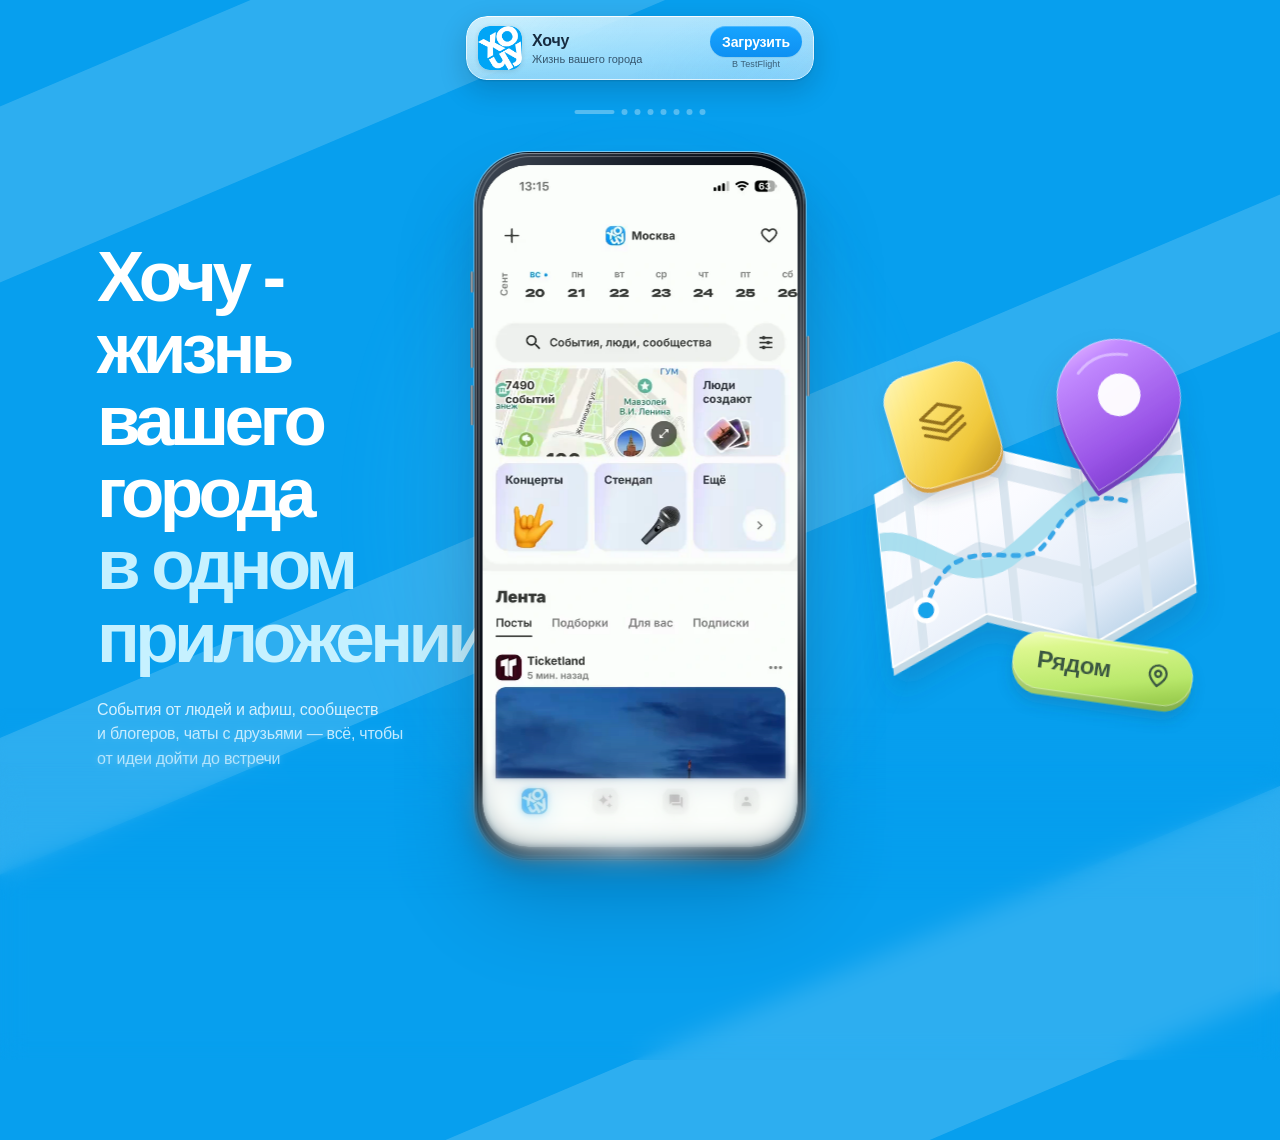
<file: index.html>
<!DOCTYPE html>
<html lang="ru">
<head>
<meta charset="utf-8"/><meta content="yes" name="apple-mobile-web-app-capable"/><meta content="yes" name="mobile-web-app-capable"/><meta content="black-translucent" name="apple-mobile-web-app-status-bar-style"/><meta content="width=device-width, initial-scale=1, viewport-fit=cover" name="viewport"/>
<meta content="Хочу — весь досуг в одном приложении: события на карте и в ленте, подборки блогеров и сообществ, чаты с друзьями и билеты." name="description"/>
<title>Хочу — жизнь вашего города</title>
<!-- Branded icons and social previews: available without JavaScript. -->
<link rel="icon" href="favicon.ico?v=brand-1" sizes="16x16 32x32 48x48" type="image/x-icon"/>
<link rel="icon" href="assets/brand/favicon-32-v1.png" sizes="32x32" type="image/png"/>
<link rel="apple-touch-icon" href="assets/brand/apple-touch-icon-v1.png" sizes="180x180"/>
<meta property="og:type" content="website"/>
<meta property="og:locale" content="ru_RU"/>
<meta property="og:site_name" content="Хочу"/>
<meta property="og:title" content="Хочу — жизнь вашего города"/>
<meta property="og:description" content="Хочу — весь досуг в одном приложении: события на карте и в ленте, подборки блогеров и сообществ, чаты с друзьями и билеты."/>
<meta property="og:url" content="https://tslyme1.github.io/hochu-landing/"/>
<meta property="og:image" content="https://tslyme1.github.io/hochu-landing/assets/brand/hochu-share-logo-v1.png"/>
<meta property="og:image:secure_url" content="https://tslyme1.github.io/hochu-landing/assets/brand/hochu-share-logo-v1.png"/>
<meta property="og:image:type" content="image/png"/>
<meta property="og:image:width" content="512"/>
<meta property="og:image:height" content="512"/>
<meta property="og:image:alt" content="Логотип приложения Хочу"/>
<meta name="twitter:card" content="summary"/>
<meta name="twitter:title" content="Хочу — жизнь вашего города"/>
<meta name="twitter:description" content="Хочу — весь досуг в одном приложении: события на карте и в ленте, подборки блогеров и сообществ, чаты с друзьями и билеты."/>
<meta name="twitter:image" content="https://tslyme1.github.io/hochu-landing/assets/brand/hochu-share-logo-v1.png"/>
<meta name="twitter:image:alt" content="Логотип приложения Хочу"/>
<link as="image" href="assets/images/6766ab08448a475bb0.webp" rel="preload"/>
<link rel="stylesheet" href="styles.css?v=git-gap-1"/>
<link rel="stylesheet" href="motion-v3.css?v=3.6.0"/>
</head>
<body>
<div class="app-loader" id="app-loader" role="status" aria-label="Загрузка"><div class="app-loader-mark" id="app-loader-mark"><img class="app-loader-base" alt="" src="assets/images/7cf432b599e2f63310.webp" width="104" height="104"/><img class="app-loader-fill" aria-hidden="true" alt="" src="assets/images/7cf432b599e2f63310.webp" width="104" height="104"/></div><span class="app-loader-word">Хочу</span></div>
<script id="app-loader-v31-js" src="scripts/01-app-loader-v31-js.js?v=3.6.0"></script>
<a class="skip-link" href="#stories-pagination">Перейти к навигации по истории</a>
<svg aria-hidden="true" class="svg-library" xmlns="http://www.w3.org/2000/svg">
<defs>
<lineargradient id="g-violet" x1="0" x2=".8" y1="0" y2="1"><stop stop-color="#f2c9ff"></stop><stop offset=".22" stop-color="#c28aff"></stop><stop offset=".68" stop-color="#9b56e8"></stop><stop offset="1" stop-color="#7433c8"></stop></lineargradient>
<lineargradient id="g-blue" x1="0" x2=".8" y1="0" y2="1"><stop stop-color="#bdf4ff"></stop><stop offset=".23" stop-color="#59cefa"></stop><stop offset=".7" stop-color="#189fee"></stop><stop offset="1" stop-color="#057dcc"></stop></lineargradient>
<lineargradient id="g-cyan" x1=".1" x2=".9" y1="0" y2="1"><stop stop-color="#b5ffff"></stop><stop offset=".27" stop-color="#52dcea"></stop><stop offset=".75" stop-color="#27b3d0"></stop><stop offset="1" stop-color="#1498b9"></stop></lineargradient>
<lineargradient id="g-lime" x1="0" x2=".75" y1="0" y2="1"><stop stop-color="#f6ffc5"></stop><stop offset=".26" stop-color="#dbf78d"></stop><stop offset=".75" stop-color="#b9e86b"></stop><stop offset="1" stop-color="#9cce50"></stop></lineargradient>
<lineargradient id="g-green" x1="0" x2=".7" y1="0" y2="1"><stop stop-color="#c3ffd7"></stop><stop offset=".24" stop-color="#6de491"></stop><stop offset=".67" stop-color="#41c96c"></stop><stop offset="1" stop-color="#26934e"></stop></lineargradient>
<lineargradient id="g-coral" x1="0" x2=".8" y1="0" y2="1"><stop stop-color="#ffdcce"></stop><stop offset=".25" stop-color="#ff998f"></stop><stop offset=".66" stop-color="#f47079"></stop><stop offset="1" stop-color="#d3475f"></stop></lineargradient>
<lineargradient id="g-yellow" x1="0" x2=".8" y1="0" y2="1"><stop stop-color="#fff7b9"></stop><stop offset=".3" stop-color="#ffe779"></stop><stop offset=".78" stop-color="#efc73a"></stop><stop offset="1" stop-color="#cea32a"></stop></lineargradient>
<lineargradient id="g-pearl" x1="0" x2=".8" y1="0" y2="1"><stop stop-color="#fff"></stop><stop offset=".4" stop-color="#fafbff"></stop><stop offset=".8" stop-color="#e1ebf8"></stop><stop offset="1" stop-color="#b5d0e6"></stop></lineargradient>
<lineargradient id="g-magic" x1="0" x2="1" y1="0" y2="1"><stop stop-color="#fff"></stop><stop offset=".2" stop-color="#ffc9ff"></stop><stop offset=".5" stop-color="#d183ff"></stop><stop offset=".74" stop-color="#a164f7"></stop><stop offset="1" stop-color="#7051d7"></stop></lineargradient>
<lineargradient id="g-glass" x1="0" x2="1" y1="0" y2="1"><stop stop-color="#ffffff" stop-opacity=".8"></stop><stop offset="1" stop-color="#ffffff" stop-opacity=".12"></stop></lineargradient>
<radialgradient cx=".29" cy=".23" id="g-orb" r=".77"><stop stop-color="#fff"></stop><stop offset=".27" stop-color="#f1bcff"></stop><stop offset=".7" stop-color="#bc67ec"></stop><stop offset="1" stop-color="#732fb4"></stop></radialgradient>
<radialgradient cx=".26" cy=".24" id="g-blueorb" r=".8"><stop stop-color="#efffff"></stop><stop offset=".27" stop-color="#8ae8ff"></stop><stop offset=".75" stop-color="#20a5e1"></stop><stop offset="1" stop-color="#1376b7"></stop></radialgradient>
<filter height="250%" id="f-shadow" width="230%" x="-60%" y="-60%"><fedropshadow dx="0" dy="18" flood-color="#23445d" flood-opacity=".17" stddeviation="14"></fedropshadow></filter>
<filter height="250%" id="f-small" width="230%" x="-60%" y="-60%"><fedropshadow dx="0" dy="9" flood-color="#254460" flood-opacity=".18" stddeviation="7"></fedropshadow></filter>
<filter height="300%" id="f-glow" width="300%" x="-100%" y="-100%"><fedropshadow dx="0" dy="12" flood-color="#b758f4" flood-opacity=".6" stddeviation="22"></fedropshadow></filter>
</defs>
<symbol id="i-arrow" viewbox="0 0 24 24"><path d="M5 12h14m-6-6 6 6-6 6"></path></symbol>
<symbol id="i-down" viewbox="0 0 24 24"><path d="M12 4v16m-6-6 6 6 6-6"></path></symbol>
<symbol id="i-pin" viewbox="0 0 24 24"><path d="M19 10c0 5-7 10-7 10s-7-5-7-10a7 7 0 1 1 14 0Z"></path><circle cx="12" cy="10" r="2.5"></circle></symbol>
<symbol id="i-spark" viewbox="0 0 24 24"><path d="M12 2c0 6-4 10-10 10 6 0 10 4 10 10 0-6 4-10 10-10-6 0-10-4-10-10Z"></path></symbol>
<symbol id="i-heart" viewbox="0 0 24 24"><path d="M20.8 4.8a5.8 5.8 0 0 0-8.2 0l-.6.6-.6-.6a5.8 5.8 0 0 0-8.2 8.2L12 22l8.8-9a5.8 5.8 0 0 0 0-8.2Z"></path></symbol>
<symbol id="i-chat" viewbox="0 0 24 24"><path d="M4 4h16v12H9l-5 4V4Z"></path><path d="M8 9h8M8 12h5"></path></symbol>
<symbol id="i-ticket" viewbox="0 0 24 24"><path d="M3 5h18v5a2 2 0 0 0 0 4v5H3v-5a2 2 0 0 0 0-4V5Z"></path><path d="M15 5v3m0 3v2m0 3v3"></path></symbol>
<symbol id="i-photo" viewbox="0 0 24 24"><rect height="18" rx="4" width="18" x="3" y="3"></rect><circle cx="9" cy="9" r="2"></circle><path d="m3 17 5-4 4 3 4-6 5 7"></path></symbol>
<symbol id="i-plus" viewbox="0 0 24 24"><path d="M12 4v16M4 12h16"></path></symbol>
<symbol id="i-stack" viewbox="0 0 24 24"><path d="m12 3 10 5-10 5L2 8l10-5Zm-10 9 10 5 10-5M2 16l10 5 10-5"></path></symbol>
<symbol id="i-repeat" viewbox="0 0 24 24"><path d="M3 10a9 9 0 1 1 1 7M3 4v6h6"></path></symbol>
<symbol id="i-check" viewbox="0 0 24 24"><path d="m4 12 5 5L20 6"></path></symbol>
<symbol id="i-music" viewbox="0 0 24 24"><path d="M9 18V5l12-3v13M9 9l12-3"></path><ellipse cx="6" cy="18" rx="3" ry="3"></ellipse><ellipse cx="18" cy="15" rx="3" ry="3"></ellipse></symbol>
<symbol id="i-search" viewbox="0 0 24 24"><circle cx="10.5" cy="10.5" r="6.5"></circle><path d="m16 16 5 5"></path></symbol>
<symbol id="i-people" viewbox="0 0 24 24"><circle cx="9" cy="8" r="3"></circle><path d="M3 21v-3a6 6 0 0 1 12 0v3M16 5a3 3 0 0 1 0 6M18 15c2 1 3 3 3 6"></path></symbol>
<symbol id="i-apple" viewbox="0 0 24 24"><path d="M17.05 12.04c.03 3.37 2.96 4.49 2.99 4.51-.02.08-.46 1.6-1.54 3.17-.94 1.37-1.92 2.74-3.46 2.77-1.51.04-2-.9-3.73-.9-1.72 0-2.26.87-3.69.94-1.48.06-2.6-1.49-3.55-2.85-1.93-2.8-3.4-7.9-1.42-11.35.98-1.71 2.74-2.8 4.65-2.83 1.45-.03 2.82.99 3.7.99.87 0 2.52-1.22 4.26-1.04.72.03 2.76.29 4.07 2.21-.1.07-2.43 1.41-2.4 4.38ZM14.21 3.61c.79-.96 1.32-2.3 1.18-3.61-1.14.05-2.52.76-3.34 1.72-.74.85-1.39 2.2-1.21 3.49 1.27.1 2.57-.64 3.37-1.6Z"></path></symbol>
</svg>
<main aria-label="Знакомство с приложением Хочу" class="scroll-story" id="story">
<div class="stage" data-scene="0" data-tone="blue" id="stage">
<div aria-hidden="true" class="ambient"><div class="ambient-glow glow-a"></div><div class="ambient-glow glow-b"></div><div class="color-bloom"></div><div class="brand-bands"><i class="brand-band band-one"></i><i class="brand-band band-two"></i><i class="brand-band band-three"></i></div></div>
<header class="header">
<button aria-label="Хочу — в начало истории" class="brand" data-goto="0"><img alt="" height="40" src="assets/images/7cf432b599e2f63310.webp" width="40"/><span>Хочу</span></button>
<nav id="journey-nav" hidden aria-hidden="true"><button class="journey-step" data-goto="0"><span class="nav-label">Главная</span></button><button class="journey-step" data-goto="1"><span class="nav-label">Поиск</span></button><button class="journey-step" data-goto="2"><span class="nav-label">Для вас</span></button><button class="journey-step" data-goto="3"><span class="nav-label">Лента</span></button><button class="journey-step" data-goto="4"><span class="nav-label">Чаты</span></button><button class="journey-step" data-goto="5"><span class="nav-label">Билеты</span></button><button class="journey-step" data-goto="6"><span class="nav-label">Авторам</span></button><button class="journey-step" data-goto="7"><span class="nav-label">Вместе</span></button></nav>
<button aria-label="Скачать в App Store" class="app-store" data-download=""><svg><use href="#i-apple"></use></svg><span><small>Скачать в</small><strong>App Store</strong></span></button>
</header>
<div class="scenes" id="scenes"><section class="scene scene-hero is-active" data-index="0"><div class="copy">
<div class="eyebrow"><span class="status-dot"></span>Встречи начинаются здесь</div>
<h1><span class="title-line" style="--line:0"><span class="line-inner">Хочу -</span></span> <span class="title-line title-secondary" style="--line:1"><span class="line-inner">жизнь вашего</span></span> <span class="title-line title-secondary" style="--line:2"><span class="line-inner">города</span></span> <span class="title-line title-secondary" style="--line:3"><span class="line-inner"><em>в одном</em></span></span> <span class="title-line title-secondary" style="--line:4"><span class="line-inner"><em>приложении</em></span></span> </h1>
<p class="description"><span class="desc-wide">События от людей и афиш, сообществ и блогеров, чаты с друзьями — всё, чтобы от идеи дойти до встречи</span><span class="desc-narrow">От идеи до встречи в одном месте</span></p>
<button class="story-button" data-goto="1">Хочу посмотреть <span class="button-arrow"><svg><use href="#i-arrow"></use></svg></span></button>
</div><div aria-hidden="true" class="art"><div class="art-enter"><svg class="sculpture" viewbox="0 0 400 480" xmlns="http://www.w3.org/2000/svg"><ellipse class="orbit-line" cx="207" cy="240" rx="164" ry="163"></ellipse>
<defs><clippath id="map-clip"><path d="M40 211 142 168 254 208 360 166V337l-106 48-112-40-102 45Z"></path></clippath></defs><g class="motion-part" style="--order:0"><g class="levitate float-0"><g filter="url(#f-shadow)" transform="rotate(-6 200 285)"><path d="M40 211 142 168 254 208 360 166V337l-106 48-112-40-102 45Z" fill="#c4d9e5" transform="translate(0 9)"></path><path d="M40 211 142 168 254 208 360 166V337l-106 48-112-40-102 45Z" fill="url(#g-pearl)" stroke="#fff" stroke-width="2"></path><g clip-path="url(#map-clip)"><path d="M45 232 143 189 255 229 364 186M42 321 141 279 256 320 363 279" fill="none" stroke="#dbe6f0" stroke-width="17"></path><path d="M74 186v210m99-240v214m75-175v210m61-220v200" fill="none" stroke="#d9e5ef" stroke-width="9"></path><path d="M24 265c57-26 88 65 153 21s97-89 203-71" fill="none" stroke="#abdfef" stroke-width="19"></path><path class="route-line" d="M80 335c32-90 100-27 127-53s37-56 90-38" fill="none" stroke="#38a8e7" stroke-dasharray="6 9" stroke-linecap="round" stroke-width="5"></path><circle cx="80" cy="335" fill="#18a3ea" r="11" stroke="#fff" stroke-width="5"></circle><path d="M142 168v177m112-137v177" stroke="#9ab9ca" stroke-opacity=".3" stroke-width="2"></path></g></g></g></g><g class="motion-part" style="--order:1"><g class="levitate float-1"><g filter="url(#f-shadow)" transform="rotate(12 280 155)"><path d="M279 67c-37 0-64 27-64 59 0 45 64 99 64 99s64-54 64-99c0-32-27-59-64-59Z" fill="#7141b9" transform="translate(1 6)"></path><path d="M279 67c-37 0-64 27-64 59 0 45 64 99 64 99s64-54 64-99c0-32-27-59-64-59Z" fill="url(#g-violet)" stroke="#fff" stroke-opacity=".5"></path><circle cx="279" cy="124" fill="#fff" opacity=".96" r="22"></circle><path d="M233 111c9-19 23-27 45-29" fill="none" stroke="#fff" stroke-linecap="round" stroke-opacity=".4" stroke-width="3"></path></g></g></g><g class="motion-part" style="--order:2"><g class="levitate float-2"><g filter="url(#f-small)" transform="rotate(-17 100 154)"><rect fill="#d69f40" height="119" rx="27" transform="translate(0 5)" width="105" x="50" y="97"></rect><rect fill="url(#g-yellow)" height="119" rx="27" stroke="#fff" stroke-opacity=".65" width="105" x="50" y="97"></rect><use fill="none" height="51" href="#i-stack" stroke="#95721b" stroke-linecap="round" stroke-linejoin="round" stroke-width="1.7" width="51" x="78" y="128"></use></g></g></g><g class="motion-part" style="--order:3"><g class="levitate float-0"><g filter="url(#f-small)" transform="rotate(8 268.5 407.5)"><rect fill="url(#g-lime)" height="59" rx="29.5" width="187" x="175" y="384"></rect><rect fill="#182d4a" height="59" opacity=".17" rx="29.5" width="187" x="175" y="384"></rect><rect fill="url(#g-lime)" height="59" rx="29.5" stroke="#fff" stroke-opacity=".35" stroke-width="1.2" width="187" x="175" y="378"></rect><path d="M204.5 382H332.5" stroke="#fff" stroke-linecap="round" stroke-opacity=".4" stroke-width="2"></path><text fill="#3a5942" font-size="25" font-weight="750" letter-spacing="-.7" text-anchor="start" x="200" y="415.46500000000003">Рядом</text><use fill="none" height="30" href="#i-pin" stroke="#3a5942" stroke-linecap="round" stroke-linejoin="round" stroke-width="2" width="30" x="311" y="392.5"></use></g></g></g></svg><div class="art-caption">Один город. Много вариантов.</div></div></div></section><section aria-hidden="true" class="scene scene-search" data-index="1" inert=""><div class="copy">
<div class="eyebrow"><span class="step-tag">01</span> Ваш способ искать</div>
<h2><span class="title-line" style="--line:0"><span class="line-inner">Ищите досуг</span></span> <span class="title-line" style="--line:1"><span class="line-inner">так, как</span></span> <span class="title-line" style="--line:2"><span class="line-inner"><em>удобно вам</em></span></span> </h2>
<p class="description"><span class="desc-wide">С помощью удобных фильтров в списке и на карте — по настроению, компании, бюджету и многому другому</span><span class="desc-narrow">Фильтры в списке и на карте</span></p>
<div class="micro-label"><svg><use href="#i-pin"></use></svg>От интереса — к событию</div>
</div><div aria-hidden="true" class="art"><div class="art-enter"><svg class="sculpture" viewbox="0 0 400 480" xmlns="http://www.w3.org/2000/svg"><ellipse class="orbit-line" cx="204" cy="251" rx="148" ry="175" transform="rotate(15 204 251)"></ellipse><circle class="orbit-line orbit-dashed" cx="209" cy="250" r="127"></circle><g class="motion-part" style="--order:0"><g class="levitate float-0"><g filter="url(#f-small)" transform="rotate(-13 162.5 96.0)"><rect fill="url(#g-violet)" height="86" rx="43.0" width="301" x="12" y="59"></rect><rect fill="#182d4a" height="86" opacity=".17" rx="43.0" width="301" x="12" y="59"></rect><rect fill="url(#g-violet)" height="86" rx="43.0" stroke="#fff" stroke-opacity=".35" stroke-width="1.2" width="301" x="12" y="53"></rect><path d="M55.0 57H270.0" stroke="#fff" stroke-linecap="round" stroke-opacity=".4" stroke-width="2"></path><text fill="#fff" font-size="31" font-weight="750" letter-spacing="-.7" text-anchor="start" x="37" y="107.61">Концерты</text><use fill="none" height="30" href="#i-music" stroke="#fff" stroke-linecap="round" stroke-linejoin="round" stroke-width="2" width="30" x="262" y="81.0"></use></g></g></g><g class="motion-part" style="--order:1"><g class="levitate float-1"><g filter="url(#f-small)" transform="rotate(10 236.5 204.0)"><rect fill="url(#g-green)" height="82" rx="41.0" width="249" x="112" y="169"></rect><rect fill="#182d4a" height="82" opacity=".17" rx="41.0" width="249" x="112" y="169"></rect><rect fill="url(#g-green)" height="82" rx="41.0" stroke="#fff" stroke-opacity=".35" stroke-width="1.2" width="249" x="112" y="163"></rect><path d="M153.0 167H320.0" stroke="#fff" stroke-linecap="round" stroke-opacity=".4" stroke-width="2"></path><text fill="#fff" font-size="31" font-weight="750" letter-spacing="-.7" text-anchor="start" x="137" y="215.07">Сегодня</text><use fill="none" height="30" href="#i-arrow" stroke="#fff" stroke-linecap="round" stroke-linejoin="round" stroke-width="2" width="30" x="310" y="189.0"></use></g></g></g><g class="motion-part" style="--order:2"><g class="levitate float-2"><g filter="url(#f-small)" transform="rotate(-7 130.5 313.0)"><rect fill="url(#g-yellow)" height="86" rx="43.0" width="253" x="4" y="276"></rect><rect fill="#182d4a" height="86" opacity=".17" rx="43.0" width="253" x="4" y="276"></rect><rect fill="url(#g-yellow)" height="86" rx="43.0" stroke="#fff" stroke-opacity=".35" stroke-width="1.2" width="253" x="4" y="270"></rect><path d="M47.0 274H214.0" stroke="#fff" stroke-linecap="round" stroke-opacity=".4" stroke-width="2"></path><text fill="#655019" font-size="31" font-weight="750" letter-spacing="-.7" text-anchor="middle" x="130.5" y="324.61">от 1 900 ₽</text></g></g></g><g class="motion-part" style="--order:3"><g class="levitate float-0"><g filter="url(#f-small)" transform="rotate(-16 256.5 400.5)"><rect fill="url(#g-cyan)" height="83" rx="41.5" width="237" x="138" y="365"></rect><rect fill="#182d4a" height="83" opacity=".17" rx="41.5" width="237" x="138" y="365"></rect><rect fill="url(#g-cyan)" height="83" rx="41.5" stroke="#fff" stroke-opacity=".35" stroke-width="1.2" width="237" x="138" y="359"></rect><path d="M179.5 363H333.5" stroke="#fff" stroke-linecap="round" stroke-opacity=".4" stroke-width="2"></path><text fill="#fff" font-size="32" font-weight="750" letter-spacing="-.7" text-anchor="start" x="163" y="411.705">Вечер</text><use fill="none" height="30" href="#i-spark" stroke="#fff" stroke-linecap="round" stroke-linejoin="round" stroke-width="2" width="30" x="324" y="385.5"></use></g></g></g><g class="motion-part" style="--order:4"><g class="levitate float-1"><g filter="url(#f-small)" transform="rotate(-11 70.0 434.0)"><rect fill="url(#g-coral)" height="62" rx="31.0" width="104" x="18" y="409"></rect><rect fill="#182d4a" height="62" opacity=".17" rx="31.0" width="104" x="18" y="409"></rect><rect fill="url(#g-coral)" height="62" rx="31.0" stroke="#fff" stroke-opacity=".35" stroke-width="1.2" width="104" x="18" y="403"></rect><path d="M49.0 407H91.0" stroke="#fff" stroke-linecap="round" stroke-opacity=".4" stroke-width="2"></path><text fill="#fff" font-size="28" font-weight="750" letter-spacing="-.7" text-anchor="middle" x="70.0" y="442.37">16+</text></g></g></g></svg><div class="art-caption"></div></div></div></section><section aria-hidden="true" class="scene scene-neuro" data-index="2" inert=""><div class="copy">
<div class="eyebrow"><span class="step-tag">02</span> Немного магии выбора</div>
<h2><span class="title-line" style="--line:0"><span class="line-inner">А мы</span></span> <span class="title-line" style="--line:1"><span class="line-inner">подскажем,</span></span> <span class="title-line" style="--line:2"><span class="line-inner"><em>что может </em></span></span> <span class="title-line" style="--line:3"><span class="line-inner"><em>понравиться</em></span></span> </h2>
<p class="description"><span class="desc-wide">Нейроподборка событий по вашим интересам и предпочтениям</span><span class="desc-narrow">Нейроподборка по вашим интересам</span></p>
<div class="micro-label"><svg><use href="#i-spark"></use></svg>Подборка для вас</div>
</div><div aria-hidden="true" class="art"><div class="art-enter"><svg class="sculpture" viewbox="0 0 400 480" xmlns="http://www.w3.org/2000/svg"><ellipse class="orbit-line magic-orbit" cx="205" cy="220" rx="173" ry="110" transform="rotate(-27 205 220)"></ellipse><ellipse class="orbit-line magic-orbit orbit-dashed" cx="205" cy="220" rx="170" ry="157" transform="rotate(32 205 220)"></ellipse><circle cx="205" cy="220" fill="#a655ef" opacity=".07" r="111"></circle><g class="motion-part" style="--order:0"><g class="levitate float-0"><g class="star-turn" filter="url(#f-glow)"><path d="M206 81c-3 93-36 122-118 135 82 12 115 43 118 135 4-92 37-123 119-135-82-13-115-42-119-135Z" fill="#6440b2" transform="translate(6 9)"></path><path d="M206 81c-3 93-36 122-118 135 82 12 115 43 118 135 4-92 37-123 119-135-82-13-115-42-119-135Z" fill="url(#g-magic)" stroke="#ffdaff" stroke-opacity=".72" stroke-width="2"></path><path d="M206 93c-3 84-38 113-100 123" fill="none" stroke="#fff" stroke-linecap="round" stroke-opacity=".85" stroke-width="3"></path><path d="M206 215c22 6 68 3 105 1-68-9-98-45-105-118Z" fill="#fff" opacity=".12"></path></g></g></g><g class="motion-part" style="--order:1"><g class="levitate float-1"><path d="M69 103c-1 24-12 35-36 38 24 4 35 15 36 40 2-25 12-36 36-40-24-3-34-14-36-38Z" fill="url(#g-magic)"></path><circle cx="316" cy="91" fill="url(#g-orb)" r="18"></circle><circle cx="76" cy="321" fill="url(#g-blueorb)" r="15"></circle><path d="M337 284c-1 21-11 31-31 34 20 4 30 14 31 35 2-21 12-31 32-35-20-3-30-13-32-34Z" fill="url(#g-magic)"></path></g></g><g class="motion-part" style="--order:2"><g class="levitate float-2"><g filter="url(#f-small)" transform="rotate(-5 208.5 419.5)"><rect fill="url(#g-violet)" height="61" rx="30.5" width="205" x="106" y="395"></rect><rect fill="#182d4a" height="61" opacity=".17" rx="30.5" width="205" x="106" y="395"></rect><rect fill="url(#g-violet)" height="61" rx="30.5" stroke="#fff" stroke-opacity=".35" stroke-width="1.2" width="205" x="106" y="389"></rect><path d="M136.5 393H280.5" stroke="#fff" stroke-linecap="round" stroke-opacity=".4" stroke-width="2"></path><text fill="#fff" font-size="25" font-weight="750" letter-spacing="-.7" text-anchor="start" x="131" y="427.735">Для вас</text><use fill="none" height="30" href="#i-spark" stroke="#fff" stroke-linecap="round" stroke-linejoin="round" stroke-width="2" width="30" x="260" y="404.5"></use></g></g></g></svg><div class="art-caption">Больше того, что нравится вам.</div></div></div></section><section aria-hidden="true" class="scene scene-feed" data-index="3" inert=""><div class="copy">
<div class="eyebrow"><span class="step-tag">03</span> Вдохновение рядом</div>
<h2><span class="title-line" style="--line:0"><span class="line-inner">Иногда всё</span></span> <span class="title-line" style="--line:1"><span class="line-inner">начинается</span></span> <span class="title-line" style="--line:2"><span class="line-inner"><em>с поста</em></span></span> </h2>
<p class="description"><span class="desc-wide">События и подборки от людей и сообществ, который становится планами</span><span class="desc-narrow">События и подборки от сообществ</span></p>
<div class="micro-label"><svg><use href="#i-heart"></use></svg>Увидеть. Вдохновиться. Пойти.</div>
</div><div aria-hidden="true" class="art"><div class="art-enter"><svg class="sculpture" viewbox="0 0 400 480" xmlns="http://www.w3.org/2000/svg"><ellipse class="orbit-line orbit-dashed" cx="205" cy="237" rx="162" ry="170" transform="rotate(-21 205 237)"></ellipse><g class="motion-part" style="--order:0"><g class="levitate float-0"><g filter="url(#f-shadow)" transform="rotate(-15 140 205)"><rect fill="#dabfc0" height="249" rx="30" transform="translate(0 7)" width="200" x="54" y="78"></rect><rect fill="url(#g-pearl)" height="249" rx="30" stroke="#fff" stroke-width="2" width="200" x="54" y="78"></rect><circle cx="138" cy="161" fill="#ecb7fe" r="51"></circle><path d="M99 211a60 60 0 0 1 120 0v26H99Z" fill="#a281ce"></path><path d="M81 270h113m-113 16h82" stroke="#8394aa" stroke-linecap="round" stroke-opacity=".33" stroke-width="7"></path><path d="M87 110h18m-9-9v18" stroke="#e3907c" stroke-linecap="round" stroke-width="4"></path></g></g></g><g class="motion-part" style="--order:1"><g class="levitate float-1"><g filter="url(#f-shadow)" transform="rotate(12 254 262)"><path d="M258 201c-49-63-116-10-95 39 16 36 95 86 95 86s78-49 95-86c24-52-48-101-95-39Z" fill="#ce4e62" transform="translate(0 8)"></path><path d="M258 201c-49-63-116-10-95 39 16 36 95 86 95 86s78-49 95-86c24-52-48-101-95-39Z" fill="url(#g-coral)" stroke="#fff" stroke-opacity=".4" stroke-width="2"></path><path d="M180 213c1-26 29-35 48-18" fill="none" stroke="#fff" stroke-linecap="round" stroke-opacity=".55" stroke-width="5"></path></g></g></g><g class="motion-part" style="--order:2"><g class="levitate float-2"><g filter="url(#f-small)" transform="rotate(20 306 109)"><path d="M281 64h51c9 0 14 7 14 15v98l-39-24-40 24V79c0-8 6-15 14-15Z" fill="url(#g-lime)" stroke="#fff" stroke-opacity=".6"></path><use fill="none" height="34" href="#i-spark" stroke="#719547" stroke-linecap="round" stroke-linejoin="round" stroke-width="2" width="34" x="290" y="88"></use></g></g></g><g class="motion-part" style="--order:3"><g class="levitate float-0"><g filter="url(#f-small)" transform="rotate(-5 198.5 404.5)"><rect fill="url(#g-pearl)" height="63" rx="31.5" width="245" x="76" y="379"></rect><rect fill="#182d4a" height="63" opacity=".17" rx="31.5" width="245" x="76" y="379"></rect><rect fill="url(#g-pearl)" height="63" rx="31.5" stroke="#fff" stroke-opacity=".35" stroke-width="1.2" width="245" x="76" y="373"></rect><path d="M107.5 377H289.5" stroke="#fff" stroke-linecap="round" stroke-opacity=".4" stroke-width="2"></path><text fill="#9f6e68" font-size="25" font-weight="750" letter-spacing="-.7" text-anchor="start" x="101" y="413.005">Хочу так же</text><use fill="none" height="30" href="#i-heart" stroke="#9f6e68" stroke-linecap="round" stroke-linejoin="round" stroke-width="2" width="30" x="270" y="389.5"></use></g></g></g></svg><div class="art-caption">Увидеть. Вдохновиться. Пойти.</div></div></div></section><section aria-hidden="true" class="scene scene-chats" data-index="4" inert=""><div class="copy">
<div class="eyebrow"><span class="step-tag">04</span> Нашли, куда пойти?</div>
<h2><span class="title-line" style="--line:0"><span class="line-inner">Нашли</span></span> <span class="title-line" style="--line:1"><span class="line-inner">событие?</span></span></h2>
<p class="description"><span class="desc-wide">Делитесь впечатлениями в чате, обсуждайте детали встреч</span><span class="desc-narrow">Обсуждайте детали встреч в чате</span></p>
<div class="micro-label"><svg><use href="#i-chat"></use></svg>От идеи — до «встречаемся!»</div>
</div><div aria-hidden="true" class="art"><div class="art-enter"><svg class="sculpture" viewbox="0 0 400 480" xmlns="http://www.w3.org/2000/svg"><ellipse class="orbit-line" cx="208" cy="241" rx="165" ry="163"></ellipse>
<path class="orbit-line route-line" d="M60 348c-20-83 206-20 247-122" stroke-dasharray="5 10"></path><g class="motion-part" style="--order:0"><g class="levitate float-0"><g filter="url(#f-shadow)" transform="rotate(-10 178 180)"><path d="M79 83h180c26 0 44 20 44 45v66c0 27-18 43-44 43H144l-43 35 3-35H79c-26 0-43-17-43-43v-66c0-25 17-45 43-45Z" fill="#8152ba" transform="translate(0 9)"></path><path d="M79 83h180c26 0 44 20 44 45v66c0 27-18 43-44 43H144l-43 35 3-35H79c-26 0-43-17-43-43v-66c0-25 17-45 43-45Z" fill="url(#g-violet)" stroke="#fff" stroke-opacity=".55"></path><path d="M53 126c3-19 14-28 34-28h162" fill="none" stroke="#fff" stroke-linecap="round" stroke-opacity=".3" stroke-width="3"></path><text fill="#fff" font-size="40" font-weight="750" letter-spacing="-1" x="77" y="160">Идём?</text><circle cx="90" cy="190" fill="#fff" opacity=".5" r="5"></circle><circle cx="111" cy="190" fill="#fff" opacity=".5" r="5"></circle><circle cx="132" cy="190" fill="#fff" opacity=".5" r="5"></circle></g></g></g><g class="motion-part" style="--order:1"><g class="levitate float-1"><g filter="url(#f-shadow)" transform="rotate(8 244 304)"><path d="M150 228h179c26 0 43 18 43 42v64c0 24-17 43-43 43h-6l3 31-45-31H150c-26 0-43-19-43-43v-64c0-24 17-42 43-42Z" fill="#208dab" transform="translate(0 8)"></path><path d="M150 228h179c26 0 43 18 43 42v64c0 24-17 43-43 43h-6l3 31-45-31H150c-26 0-43-19-43-43v-64c0-24 17-42 43-42Z" fill="url(#g-cyan)" stroke="#fff" stroke-opacity=".55"></path><path d="M122 269c3-16 14-24 31-24h163" fill="none" stroke="#fff" stroke-linecap="round" stroke-opacity=".4" stroke-width="3"></path><text fill="#fff" font-size="27" font-weight="750" letter-spacing="-.9" x="133" y="301">Встречаемся!</text><path d="m294 335 6 6 11-13m-3 13 11-13" fill="none" stroke="#fff" stroke-linecap="round" stroke-linejoin="round" stroke-opacity=".8" stroke-width="2.5"></path></g></g></g><g class="motion-part" style="--order:2"><g class="levitate float-2"><g filter="url(#f-small)"><circle cx="58" cy="361" fill="url(#g-lime)" r="34"></circle><use fill="none" height="38" href="#i-check" stroke="#729643" stroke-linecap="round" stroke-linejoin="round" stroke-width="2.5" width="38" x="39" y="342"></use></g><circle cx="331" cy="86" fill="url(#g-orb)" r="14"></circle></g></g></svg><div class="art-caption">Хорошие планы — лучше вместе.</div></div></div></section><section aria-hidden="true" class="scene scene-tickets" data-index="5" inert=""><div class="copy">
<div class="eyebrow"><span class="step-tag">05</span> Нужен билет?</div>
<h2><span class="title-line" style="--line:0"><span class="line-inner">Выберите,</span></span> <span class="title-line" style="--line:1"><span class="line-inner"><em>где купить</em></span></span> </h2>
<p class="description"><span class="desc-wide">И используйте самое подходящее предложение</span><span class="desc-narrow">Выбирайте лучшее предложение</span></p>
<div class="micro-label"><svg><use href="#i-ticket"></use></svg>Билеты с разных площадок</div>
</div><div aria-hidden="true" class="art"><div class="art-enter"><svg class="sculpture" viewbox="0 0 400 480" xmlns="http://www.w3.org/2000/svg"><ellipse class="orbit-line orbit-dashed" cx="203" cy="244" rx="158" ry="169"></ellipse><g class="motion-part" style="--order:0"><g class="levitate float-0"><g filter="url(#f-shadow)" transform="rotate(-17 171 208)"><path d="M87 74h159c15 0 24 10 24 24v150c-23 0-23 29 0 29v60c0 14-9 23-24 23H87c-14 0-23-9-23-23v-60c23 0 23-29 0-29V98c0-14 9-24 23-24Z" fill="#2495c5" transform="translate(0 7)"></path><path d="M87 74h159c15 0 24 10 24 24v150c-23 0-23 29 0 29v60c0 14-9 23-24 23H87c-14 0-23-9-23-23v-60c23 0 23-29 0-29V98c0-14 9-24 23-24Z" fill="url(#g-blue)" stroke="#fff" stroke-opacity=".55"></path><text fill="#fff" font-size="16" font-weight="700" letter-spacing="3" x="89" y="128">ХОЧУ</text><use fill="none" height="75" href="#i-spark" stroke="#fff" stroke-linecap="round" stroke-linejoin="round" stroke-width="1.2" width="75" x="93" y="159"></use><path d="M85 262h162" stroke="#fff" stroke-dasharray="4 6" stroke-opacity=".5" stroke-width="2"></path><text fill="#fff" font-size="12" letter-spacing="2" x="91" y="321">ОДИН ПЛАН</text></g></g></g><g class="motion-part" style="--order:1"><g class="levitate float-1"><g filter="url(#f-shadow)" transform="rotate(10 240 295)"><path d="M139 158h183c15 0 26 10 26 25v133c-25 0-25 30 0 30v51c0 15-11 25-26 25H139c-15 0-25-10-25-25v-51c25 0 25-30 0-30V183c0-15 10-25 25-25Z" fill="#b5c862" transform="translate(0 7)"></path><path d="M139 158h183c15 0 26 10 26 25v133c-25 0-25 30 0 30v51c0 15-11 25-26 25H139c-15 0-25-10-25-25v-51c25 0 25-30 0-30V183c0-15 10-25 25-25Z" fill="url(#g-lime)" stroke="#fff" stroke-opacity=".7"></path><text fill="#5e8047" font-size="11" font-weight="700" letter-spacing="2.2" x="141" y="196">ВАШ БИЛЕТ</text><text fill="#35563e" font-size="49" font-weight="850" letter-spacing="-2" x="139" y="253">БЫТЬ</text><text fill="#35563e" font-size="49" font-weight="850" letter-spacing="-2" x="139" y="300">ТАМ</text><path d="M139 331h183" stroke="#74934b" stroke-dasharray="4 6" stroke-opacity=".4" stroke-width="2"></path><g fill="#4e6b3d" opacity=".8"><rect height="25" rx=".5" width="2" x="141" y="357"></rect><rect height="28" rx=".5" width="4" x="146" y="357"></rect><rect height="31" rx=".5" width="2" x="153" y="357"></rect><rect height="25" rx=".5" width="6" x="158" y="357"></rect><rect height="28" rx=".5" width="2" x="167" y="357"></rect><rect height="31" rx=".5" width="3" x="171" y="357"></rect><rect height="25" rx=".5" width="2" x="179" y="357"></rect><rect height="28" rx=".5" width="5" x="184" y="357"></rect><rect height="31" rx=".5" width="2" x="192" y="357"></rect><rect height="25" rx=".5" width="4" x="196" y="357"></rect><rect height="28" rx=".5" width="3" x="205" y="357"></rect><rect height="31" rx=".5" width="2" x="212" y="357"></rect><rect height="25" rx=".5" width="5" x="218" y="357"></rect><rect height="28" rx=".5" width="2" x="226" y="357"></rect><rect height="31" rx=".5" width="6" x="231" y="357"></rect><rect height="25" rx=".5" width="2" x="241" y="357"></rect><rect height="28" rx=".5" width="3" x="245" y="357"></rect><rect height="31" rx=".5" width="5" x="252" y="357"></rect><rect height="25" rx=".5" width="2" x="261" y="357"></rect><rect height="28" rx=".5" width="3" x="266" y="357"></rect><rect height="31" rx=".5" width="2" x="273" y="357"></rect></g></g></g></g><g class="motion-part" style="--order:2"><g class="levitate float-2"><g filter="url(#f-small)"><circle cx="321" cy="104" fill="url(#g-violet)" r="32"></circle><use fill="none" height="38" href="#i-check" stroke="#fff" stroke-linecap="round" stroke-linejoin="round" stroke-width="2.5" width="38" x="302" y="85"></use></g></g></g></svg><div class="art-caption">Один план. Разные площадки.</div></div></div></section><section aria-hidden="true" class="scene scene-create" data-index="6" inert=""><div class="copy">
<div class="eyebrow"><span class="step-tag">06</span> Ваша очередь вдохновлять</div>
<h2><span class="title-line" style="--line:0"><span class="line-inner">А в следующий</span></span> <span class="title-line" style="--line:1"><span class="line-inner">раз —</span></span> <span class="title-line" style="--line:2"><span class="line-inner"><em>вдохновите </em></span></span> <span class="title-line" style="--line:3"><span class="line-inner"><em>других</em></span></span> </h2>
<p class="description"><span class="desc-wide">Делитесь впечатлениями после встреч, собирайте подборки и создавайте свои события</span><span class="desc-narrow">Посты, подборки и свои события</span></p>
</div><div aria-hidden="true" class="art"><div class="art-enter"><svg class="sculpture" viewbox="0 0 400 480" xmlns="http://www.w3.org/2000/svg"><ellipse class="orbit-line" cx="201" cy="243" rx="163" ry="164"></ellipse>
<path class="orbit-line orbit-dashed" d="M53 145c160-84 322 113 267 240"></path><g class="motion-part" style="--order:0"><g class="levitate float-0"><g filter="url(#f-shadow)" transform="rotate(-19 116 237)"><rect fill="url(#g-cyan)" height="170" rx="28" stroke="#fff" stroke-opacity=".7" width="132" x="43" y="155"></rect><use fill="none" height="57" href="#i-photo" stroke="#fff" stroke-linecap="round" stroke-linejoin="round" stroke-width="1.4" width="57" x="80" y="201"></use></g></g></g><g class="motion-part" style="--order:1"><g class="levitate float-1"><g filter="url(#f-shadow)" transform="rotate(4 207 227)"><rect fill="url(#g-pearl)" height="181" rx="29" stroke="#fff" stroke-opacity=".9" width="135" x="137" y="121"></rect><use fill="none" height="57" href="#i-pin" stroke="#9d72ce" stroke-linecap="round" stroke-linejoin="round" stroke-width="1.5" width="57" x="174" y="155"></use></g></g></g><g class="motion-part" style="--order:2"><g class="levitate float-2"><g filter="url(#f-shadow)" transform="rotate(21 296 254)"><rect fill="url(#g-yellow)" height="168" rx="28" stroke="#fff" stroke-opacity=".7" width="125" x="226" y="166"></rect><use fill="none" height="54" href="#i-stack" stroke="#9e7e2d" stroke-linecap="round" stroke-linejoin="round" stroke-width="1.5" width="54" x="264" y="207"></use></g></g></g><g class="motion-part" style="--order:3"><g class="levitate float-0"><g filter="url(#f-shadow)" transform="rotate(-9 194 298)"><path d="M174 226h42c8 0 13 5 13 13v35h35c8 0 13 5 13 13v39c0 8-5 13-13 13h-35v35c0 8-5 13-13 13h-42c-8 0-13-5-13-13v-35h-35c-8 0-13-5-13-13v-39c0-8 5-13 13-13h35v-35c0-8 5-13 13-13Z" fill="#8151bc" transform="translate(2 7)"></path><path d="M174 226h42c8 0 13 5 13 13v35h35c8 0 13 5 13 13v39c0 8-5 13-13 13h-35v35c0 8-5 13-13 13h-42c-8 0-13-5-13-13v-35h-35c-8 0-13-5-13-13v-39c0-8 5-13 13-13h35v-35c0-8 5-13 13-13Z" fill="url(#g-violet)" stroke="#fff" stroke-opacity=".6" stroke-width="2"></path><path d="M172 260v-21h43" fill="none" stroke="#fff" stroke-linecap="round" stroke-opacity=".4" stroke-width="4"></path></g></g></g><g class="motion-part" style="--order:4"><g class="levitate float-1"><text fill="#8b6caf" font-size="18" font-weight="700" transform="rotate(-11 31 115)" x="31" y="115">Посты</text><text fill="#8b6caf" font-size="18" font-weight="700" transform="rotate(11 263 131)" x="263" y="131">События</text><text fill="#8b6caf" font-size="18" font-weight="700" transform="rotate(-3 130 444)" x="130" y="444">Подборки</text></g></g></svg><div class="art-caption"></div></div></div></section><section aria-hidden="true" class="scene scene-finale" data-index="7" inert=""><div class="copy">
<div class="eyebrow"><span class="status-dot"></span> От онлайна — к живым встречам</div>
<h2><span class="title-line" style="--line:0"><span class="line-inner">Хочу —<span class="break-wide"> уже</span></span></span> <span class="title-line" style="--line:1"><span class="line-inner"><span class="break-narrow">уже </span>повод</span></span></h2>
<p class="description final-description"><span class="desc-wide">Находите идеи, зовите друзей, обсуждайте планы, покупайте билеты и превращайте онлайн-интерес в реальные встречи в городе</span><span class="desc-narrow">Идеи, друзья, живые встречи</span></p>
<button class="story-button" data-goto="0">Пройти ещё раз <span class="button-arrow"><svg><use href="#i-repeat"></use></svg></span></button>
</div><div aria-hidden="true" class="art"><div class="art-enter finale-art-enter"><div class="finale-collage"><div class="finale-glow glow-one"></div><div class="finale-glow glow-two"></div><div class="finale-glow glow-three"></div><div class="finale-card event-concert"><img alt="" src="assets/images/concert-photo.jpg"/></div><div class="finale-card event-friends"><img alt="" src="assets/images/friends-photo.jpg"/></div><div class="finale-card event-cafe"><img alt="" src="assets/images/cafe-photo.jpg"/></div><div class="finale-card event-sunset"><img alt="" src="assets/images/sunset-photo.jpg"/></div><div class="finale-chip chip-friends">Друзья рядом</div><div class="finale-chip chip-places">Интересные места</div><div class="finale-chip chip-meet">Реальные встречи</div>
<div class="finale-asset asset-star-left"><img alt="" src="assets/images/d7054f984faa7eee7a.webp"/></div>
<div class="finale-asset asset-music"><img alt="" src="assets/images/089eebd7932ff79f8a.webp"/></div>
<div class="finale-asset asset-star-right"><img alt="" src="assets/images/d7054f984faa7eee7a.webp"/></div>
<div class="finale-asset asset-camera"><img alt="" src="assets/images/6679bfa36a1cc626ef.webp"/></div>
<div class="finale-asset asset-heart"><img alt="" src="assets/images/6d97d733da4ee0b551.webp"/></div>
<div class="finale-asset asset-map"><img alt="" src="assets/images/f08052cd7c1ff74da8.webp"/></div>
<div class="finale-asset asset-calendar"><img alt="" src="assets/images/2487d876d7d669b96f.webp"/></div>
</div></div></div></div></section></div>
<div class="phone-anchor" id="phone-anchor">
<div aria-hidden="true" class="phone-halo"></div>
<div aria-label="Главный экран приложения Хочу: события на карте и в ленте" class="phone" id="phone" role="img">
<i aria-hidden="true" class="hardware button-silent"></i><i aria-hidden="true" class="hardware button-volume-one"></i><i aria-hidden="true" class="hardware button-volume-two"></i><i aria-hidden="true" class="hardware button-power"></i>
<div class="phone-screen" id="phone-screen">
<video class="screen-image" data-screen="home" data-landing-video="home" width="590" height="1278" style="opacity:1" muted playsinline webkit-playsinline loop preload="metadata" disablepictureinpicture disableremoteplayback controlslist="nodownload nofullscreen noremoteplayback noplaybackrate" tabindex="-1" aria-hidden="true" poster="assets/home-rounded-v2.webp" src="assets/home-gestures-v4.mp4" data-frame-width="592" data-frame-height="1280"></video>
<video class="screen-image" data-screen="search" data-landing-video="search" width="590" height="1278" style="opacity:0" muted playsinline webkit-playsinline loop preload="metadata" disablepictureinpicture disableremoteplayback controlslist="nodownload nofullscreen noremoteplayback noplaybackrate" tabindex="-1" aria-hidden="true" poster="assets/search-rounded-v2.webp" src="assets/search-gestures-v4.mp4" data-frame-width="592" data-frame-height="1280"></video>
<video class="screen-image" data-screen="neuro" data-landing-video="neuro" width="590" height="1278" style="opacity:0" muted playsinline webkit-playsinline loop preload="metadata" disablepictureinpicture disableremoteplayback controlslist="nodownload nofullscreen noremoteplayback noplaybackrate" tabindex="-1" aria-hidden="true" poster="assets/neuro-rounded-v2.webp" src="assets/neuro-rounded-light.mp4" data-frame-width="592" data-frame-height="1280"></video>
<img alt="" class="screen-image" data-screen="feed" decoding="async" height="1278" src="assets/images/b3813ed08017f09ef7.webp" style="opacity:0" width="590"/>
<video class="screen-image" data-screen="chats" data-landing-video="chats" width="590" height="1278" style="opacity:0" muted playsinline webkit-playsinline loop preload="metadata" disablepictureinpicture disableremoteplayback controlslist="nodownload nofullscreen noremoteplayback noplaybackrate" tabindex="-1" aria-hidden="true" poster="assets/chats-updated-v3.webp" src="assets/chats-added-v3.mp4" data-frame-width="750" data-frame-height="1624"></video>
<video class="screen-image" data-screen="tickets" data-landing-video="tickets" width="590" height="1278" style="opacity:0" muted playsinline webkit-playsinline loop preload="metadata" disablepictureinpicture disableremoteplayback controlslist="nodownload nofullscreen noremoteplayback noplaybackrate" tabindex="-1" aria-hidden="true" poster="assets/tickets-rounded-v2.webp" src="assets/tickets-rounded-v2.mp4" data-frame-width="592" data-frame-height="1280"></video>
<video class="screen-image" data-screen="create" data-landing-video="authors" width="750" height="1624" style="opacity:0" muted playsinline webkit-playsinline loop preload="metadata" disablepictureinpicture disableremoteplayback controlslist="nodownload nofullscreen noremoteplayback noplaybackrate" tabindex="-1" aria-hidden="true" poster="assets/authors-updated-v3.webp" src="assets/authors-updated-v3.mp4" data-frame-width="592" data-frame-height="1286"></video></div>
<div aria-hidden="true" class="phone-edge"></div>
</div>
</div><button aria-label="Предыдущий экран" class="phone-chevron phone-chevron-prev" type="button"><span aria-hidden="true"></span></button><button aria-label="Следующий экран" class="phone-chevron phone-chevron-next" type="button"><span aria-hidden="true"></span></button>
</div></main>
<p aria-atomic="true" aria-live="polite" class="sr-only" id="scene-announcement" role="status"></p>
<dialog aria-labelledby="download-title" class="download-dialog" id="download-dialog"><button aria-label="Закрыть" class="dialog-close">×</button><div class="dialog-apple"><svg><use href="#i-apple"></use></svg></div><h2 id="download-title">Хочу в App Store</h2><p>В этой версии сайта ссылка на приложение ещё не указана.</p><button class="dialog-ok">Понятно</button></dialog>
<noscript><div class="noscript-note">Для анимации истории включите JavaScript. Первый экран доступен без него.</div></noscript>
<script id="phone-parallax-v11-js" src="scripts/05-phone-parallax-v11-js.js?v=git-gap-1"></script>
<script id="finale-scene-reference-match-script" src="scripts/06-finale-scene-reference-match-script.js?v=git-gap-1"></script>
<script>window.HOCHU_CONFIG={appStoreUrl:""};</script>
<script src="scripts/motion-v3.js?v=3.6.0"></script>
</body></html>
<!-- Rounded phone and silent media integration: original landing unchanged -->
</file>
<file: styles.css>
/* Хочу / v5 — one type scale, direct chapter transitions, bold brand bands. */
:root {
  --bg: #079fee; --fg: #fff; --muted: #d4f1ff; --accent: #c1f2ff; --aura: #96e2ff;
  --next-aura: #baddf6; --border: rgba(255,255,255,.22); --panel: rgba(255,255,255,.095);
  --page-pad: clamp(24px,3.8vw,74px);
  --phone-h: min(74svh,748px); --phone-w: calc(var(--phone-h)*.466); --phone-y: 52.5svh;
  --copy-gap: clamp(24px,2.22vw,52px); --copy-w: min(350px,calc(50vw - var(--phone-w)/2 - var(--copy-gap) - 28px));
  --art-w: min(387px,calc(50vw - var(--phone-w)/2 - 68px));
  --mx: 0px; --my: 0px; --bloom: 0; --motion: 0; --journey: 0;
}
* { box-sizing: border-box; }
html { scrollbar-width: thin; scrollbar-color: #8bcef1 #dcecf6; }
body { margin: 0; color: var(--fg); background: #079fee; font-family: -apple-system,BlinkMacSystemFont,"Segoe UI",Arial,Helvetica,sans-serif; -webkit-font-smoothing: antialiased; }
button,a { -webkit-tap-highlight-color: transparent; touch-action: manipulation; }
button { border: 0; margin: 0; padding: 0; background: none; color: inherit; font: inherit; cursor: pointer; }
button:focus-visible,a:focus-visible { outline: 3px solid currentColor; outline-offset: 5px; }
svg { display: block; width: 24px; height: 24px; fill: none; stroke: currentColor; stroke-width: 1.75; stroke-linecap: round; stroke-linejoin: round; flex-shrink: 0; }
img { display: block; max-width: 100%; }
p,h1,h2,figure { margin: 0; }
em { font-style: normal; }
::selection { color: #234234; background: #d5f391; }
.svg-library { position: absolute; height: 0; width: 0; overflow: hidden; }
.sr-only { position: absolute; height: 1px; width: 1px; overflow: hidden; clip: rect(0,0,0,0); white-space: nowrap; }
.skip-link { position: fixed; top: -100px; left: 24px; z-index: 200; background: white; color: #123047; border-radius: 10px; padding: 15px; }
.skip-link:focus { top: 20px; }
.scroll-story { position: relative; height: 975svh; }
.stage { position: sticky; top: 0; height: 100svh; overflow: hidden; isolation: isolate; background: var(--bg); color: var(--fg); }

/* A single top rail: each labeled chapter is also its progress segment. */
.header { position: absolute; top: 24px; left: var(--page-pad); right: var(--page-pad); height: 58px; display: flex; align-items: center; justify-content: space-between; z-index: 40; gap: 18px; }
.brand { display: flex; align-items: center; gap: 10px; font-weight: 800; font-size: 29px; letter-spacing: -1.6px; flex: 0 0 auto; }
.brand img { width: 37px; height: 38px; object-fit: contain; }
.brand-dot { opacity: .7; }
.journey-nav { --active: 0; position: absolute; left: 50%; transform: translateX(-50%); width: min(722px,calc(100% - 354px)); height: 57px; display: grid; grid-template-columns: repeat(var(--chapter-count,8),1fr); padding: 5px; gap: 0; border: 1px solid var(--border); border-radius: 20px; background: var(--panel); backdrop-filter: blur(20px); -webkit-backdrop-filter: blur(20px); }
.nav-active-bg { position: absolute; left: 5px; top: 5px; bottom: 5px; width: calc((100% - 10px)/var(--chapter-count,8)); transform: translateX(calc(var(--active)*100%)); border-radius: 14px; background: var(--panel); box-shadow: inset 0 0 0 1px var(--border), 0 3px 10px #18364705; transition: transform .65s cubic-bezier(.22,1,.36,1); pointer-events: none; }
.journey-step { position: relative; border-radius: 14px; display: flex; align-items: center; justify-content: center; flex-direction: column; min-width: 0; gap: 8px; color: var(--fg); }
.nav-content { display: flex; align-items: center; justify-content: center; gap: 4px; padding-top: 1px; opacity: .65; transition: opacity .4s; }
.nav-content svg { width: 12px; height: 12px; stroke-width: 1.9; }
.nav-label { font-size: 10.5px; font-weight: 650; letter-spacing: -.1px; white-space: nowrap; }
.journey-step:hover .nav-content,.journey-step.is-active .nav-content { opacity: 1; }
.journey-step.is-past .nav-content { opacity: .76; }
.nav-track { height: 2px; width: calc(100% - 19px); border-radius: 5px; background: var(--border); overflow: hidden; }
.nav-track i { display: block; width: 100%; height: 100%; transform: scaleX(var(--fill,0)); transform-origin: left; background: var(--accent); border-radius: inherit; }
.app-store { background: #10131b; color: white; border: 1px solid #ffffff30; box-shadow: 0 8px 24px #1537460d; border-radius: 15px; height: 49px; padding: 0 17px 0 13px; display: flex; align-items: center; gap: 9px; flex: 0 0 auto; transition: transform .3s cubic-bezier(.22,1,.36,1),box-shadow .3s; }
.app-store:hover { transform: translateY(-2px); box-shadow: 0 12px 25px #13334d29; }
.app-store svg { width: 24px; height: 28px; fill: currentColor; stroke: none; }
.app-store span { display: flex; flex-direction: column; text-align: left; gap: 1px; }
.app-store small { font-size: 8.5px; letter-spacing: .25px; font-weight: 450; line-height: 1.2; }
.app-store strong { font-size: 16px; font-weight: 650; letter-spacing: -.35px; line-height: 1.1; }

/* Atmosphere morphs continuously, rather than swapping a background class. */
.ambient { position: absolute; inset: 0; z-index: -1; overflow: hidden; pointer-events: none; }
.ambient-glow { position: absolute; border-radius: 50%; will-change: transform; }
.glow-a { width: 105vw; height: 105svh; left: -10vw; top: -57svh; background: radial-gradient(ellipse,var(--aura),transparent 68%); opacity: .6; transform: translate(calc(var(--mx)*-.3),calc(var(--my)*-.3)); }
.glow-b { width: 85vw; height: 110svh; right: -38vw; bottom: -50svh; background: radial-gradient(ellipse,var(--aura),transparent 68%); opacity: .75; transform: translate(var(--mx),var(--my)); }
.color-bloom { position: absolute; left: 53%; top: 52%; width: 125vmax; height: 125vmax; border-radius: 50%; background: radial-gradient(ellipse,var(--next-aura),transparent 64%); opacity: calc(var(--bloom)*.32); transform: translate(-50%,-50%) scale(calc(.25 + var(--motion)*.7)); will-change: opacity,transform; }









/* Copy is right-aligned to the LEFT edge of the phone, not to the outer page margin. */
.scenes { position: absolute; inset: 0; z-index: 5; pointer-events: none; }
.scene { position: absolute; inset: 0; opacity: 1; visibility: hidden; pointer-events: none; --enter: 0; --exit: 0; }
.scene.is-active { visibility: visible; }
.copy { position: absolute; right: calc(50% + var(--phone-w)/2 + var(--copy-gap)); top: var(--phone-y); width: var(--copy-w); transform: translateY(-50%); color: var(--local-fg,var(--fg)); z-index: 6; }
.eyebrow { display: flex; align-items: center; gap: 9px; text-transform: uppercase; font-size: 9px; font-weight: 650; line-height: 1.5; letter-spacing: .13em; color: var(--local-muted,var(--muted)); margin-bottom: 22px; }
.step-tag { border: 1px solid currentColor; display: inline-flex; align-items: center; justify-content: center; height: 23px; min-width: 27px; border-radius: 8px; letter-spacing: 0; font-size: 9px; opacity: .8; }
.status-dot { display: block; height: 6px; width: 6px; border-radius: 50%; background: #d2f78f; box-shadow: 0 0 0 4px #c4fa7f21; flex-shrink: 0; }
h1,h2 { font-weight: 800; letter-spacing: -.057em; line-height: 1.14; overflow-wrap: normal; }
.copy h1 {  line-height: 1.08; letter-spacing: -.065em; }

.title-line { display: block; overflow: clip; overflow-clip-margin: 7px; }
.line-inner { display: inline-block; will-change: transform,opacity,filter; }
.copy em { color: var(--local-accent,var(--accent)); }
.description { font-size: clamp(14px,1.1vw,17px); line-height: 1.68; font-weight: 400; letter-spacing: -.017em; margin-top: 25px; color: var(--local-muted,var(--muted)); max-width: 360px; text-wrap: pretty; }
.story-button { display: flex; align-items: center; justify-content: space-between; gap: 30px; background: var(--local-fg,var(--fg)); color: var(--local-bg,var(--bg)); padding: 6px 6px 6px 23px; height: 53px; border-radius: 50px; font-size: 13px; font-weight: 700; margin-top: 30px; box-shadow: 0 8px 25px #00497b0c; }
.scene.is-active .story-button { pointer-events: auto; }
.story-button:hover .button-arrow svg { transform: translateX(3px); }
.button-arrow { height: 41px; width: 41px; border-radius: 50%; background: var(--local-bg,var(--bg)); color: var(--local-fg,var(--fg)); display: flex; align-items: center; justify-content: center; }
.button-arrow svg { width: 19px; height: 19px; transition: transform .3s; }
.micro-label { display: flex; align-items: center; gap: 9px; color: var(--local-fg,var(--fg)); opacity: .63; font-size: 10px; font-weight: 550; margin-top: 24px; }
.micro-label svg { width: 15px; height: 15px; }





.final-description { font-size: clamp(16px,1.25vw,20px); }

/* The only raster imagery in the story: the original UI, inside its stationary bezel. */
.phone-anchor { position: absolute; left: 50%; top: var(--phone-y); width: var(--phone-w); height: var(--phone-h); transform: translate(-50%,-50%); z-index: 12; pointer-events: none; }
.phone { position: absolute; inset: 0; border-radius: calc(var(--phone-w)*.169); background: linear-gradient(115deg,#404955 0%,#151b26 28%,#04080e 46%,#66727e 72%,#161e28 88%); padding: 7px; box-shadow: 0 0 0 1px #050b15,0 0 0 2px #ffffff7a,0 22px 34px #19354a1c,0 48px 85px #06294630; z-index: 2; }
.phone::before { content: ""; position: absolute; inset: 3px; border: 1px solid #ffffff45; border-radius: inherit; pointer-events: none; z-index: 4; }
.phone-screen { position: relative; width: 100%; height: 100%; background: #fff; border-radius: calc(var(--phone-w)*.146); overflow: hidden; isolation: isolate; transform: translateZ(0); }
.screen-image { position: absolute; inset: 0; width: 100%; height: 100%; object-fit: fill; will-change: opacity,clip-path; pointer-events: none; user-select: none; }
.phone-edge { position: absolute; inset: 0; border-radius: inherit; border: 1px solid #ffffff66; pointer-events: none; }
.screen-lustre { position: absolute; inset: 7px; border-radius: calc(var(--phone-w)*.146); opacity: calc(var(--bloom)*.065); background: linear-gradient(125deg,transparent 20%,#fff 48%,transparent 80%); pointer-events: none; z-index: 3; }
.phone-halo { position: absolute; left: 50%; top: 50%; width: 195%; height: 121%; transform: translate(-50%,-50%); background: radial-gradient(ellipse,var(--aura),transparent 66%); opacity: .35; z-index: 0; filter: blur(17px); }
.hardware { position: absolute; width: 3px; left: -4px; border-radius: 2px; background: linear-gradient(90deg,#45515c,#acb4ba,#242e37); }
.button-silent { height: 21px; top: 17%; }
.button-volume-one { height: 40px; top: 25%; }
.button-volume-two { height: 40px; top: 33%; }
.button-power { height: 60px; top: 26%; left: auto; right: -4px; transform: scaleX(-1); }


/* Hand-built, dimensional vector illustrations. No app crops, photos or emoji sheets. */
.art { position: absolute; left: calc(50% + var(--phone-w)/2 + clamp(24px,3vw,52px)); top: var(--phone-y); width: var(--art-w); height: calc(var(--art-w)*1.28); color: var(--local-fg,var(--fg)); transform: translate(calc(var(--mx)*.7),calc(-50% + var(--my)*.6)); will-change: transform; }
.art-enter { position: relative; height: 100%; width: 100%; transform-origin: 50% 55%; will-change: transform,opacity,filter; }
.sculpture { width: 100%; height: auto; overflow: visible; fill: none; stroke: none; stroke-width: 1; font-family: inherit; }
.sculpture text { stroke: none; }
.sculpture .orbit-line { fill: none; stroke: var(--local-fg,var(--fg)); stroke-width: 1; opacity: .12; }
.sculpture .orbit-dashed { stroke-dasharray: 2 9; opacity: .14; }
.sculpture .magic-orbit { stroke: #d39af6; opacity: .28; }
.motion-part { transform-box: view-box; transform-origin: 50% 50%; translate: calc((1 - var(--enter))*var(--order)*7px + var(--exit)*var(--order)*3px) calc((1 - var(--enter))*(18px + var(--order)*19px) - var(--exit)*(12px + var(--order)*18px)); rotate: calc((1 - var(--enter))*var(--order)*-2deg + var(--exit)*var(--order)*3deg); }
.levitate { transform-box: fill-box; transform-origin: center; animation: levitate-a 7.5s ease-in-out infinite; }
.float-1 { animation-name: levitate-b; animation-duration: 8.7s; animation-delay: -2s; }
.float-2 { animation-name: levitate-c; animation-duration: 7s; animation-delay: -3s; }
.art-caption { position: absolute; top: 100%; width: 100%; text-align: center; font-size: 11px; font-weight: 450; color: var(--local-muted,var(--muted)); letter-spacing: -.05px; opacity: .9; }
.route-line { animation: route 9s linear infinite; }
.star-turn { transform-origin: 206px 216px; animation: star-breathe 9s ease-in-out infinite; }
.scene:not(.is-visible) .levitate,.scene:not(.is-visible) .route-line,.scene:not(.is-visible) .star-turn { animation-play-state: paused; }
@keyframes levitate-a { 0%,100%{translate:0 0;rotate:0deg} 50%{translate:0 -10px;rotate:1.5deg} }
@keyframes levitate-b { 0%,100%{translate:0 0;rotate:0deg} 50%{translate:4px -13px;rotate:-2deg} }
@keyframes levitate-c { 0%,100%{translate:0 0;rotate:0deg} 50%{translate:-4px -8px;rotate:2deg} }
@keyframes route { to{stroke-dashoffset:-135} }
@keyframes star-breathe { 0%,100%{rotate:8deg;scale:1} 50%{rotate:0deg;scale:1.045} }









.download-dialog { width: min(390px,calc(100vw - 40px)); border: 1px solid #e7edf4; border-radius: 28px; padding: 35px; color: #192e43; background: #f8fbff; box-shadow: 0 30px 140px #101c3845; text-align: center; }
.download-dialog::backdrop { background: #0a20396b; backdrop-filter: blur(12px); }
.dialog-close { position: absolute; right: 19px; top: 12px; font-size: 25px; color: #768493; }
.dialog-apple { width: 60px; height: 60px; border-radius: 20px; background: #e9f0f8; display: grid; place-items: center; margin: 0 auto 20px; }
.dialog-apple svg { width: 28px; height: 32px; fill: currentColor; stroke: none; }
.download-dialog h2 { font-size: 25px; font-weight: 750; letter-spacing: -.7px; }
.download-dialog p { font-size: 14px; line-height: 1.65; color: #758498; margin-top: 15px; }
.dialog-ok { width: 100%; padding: 14px; border-radius: 14px; margin-top: 25px; color: white; background: #079fe9; font-size: 14px; font-weight: 650; }
.noscript-note { position: fixed; bottom: 0; left: 0; right: 0; z-index: 100; padding: 15px; background: #123049; color: white; font-size: 12px; text-align: center; }

@media (min-width:1700px) {
  :root { --copy-gap:52px; --copy-w:405px; --art-w:414px; }
  
  
  
  
  
  
}
@media (min-width:981px) and (max-width:1250px) {
  :root { --page-pad:28px; --phone-h:min(70svh,700px); --copy-gap:29px; --copy-w:min(320px,calc(50vw - var(--phone-w)/2 - 56px)); --art-w:calc(50vw - var(--phone-w)/2 - 49px); }
  .journey-nav { width: calc(100% - 310px); height: 53px; }
  .nav-content svg { display: none; }
  .nav-label { font-size: 9px; }
  
  
  
  
  
  
  .eyebrow { font-size: 8px; letter-spacing: .06em; gap: 7px; }
  .description { font-size: 13px; margin-top: 22px; }
  .desktop-break { display: none; }
  .art { left: calc(50% + var(--phone-w)/2 + 24px); }
  .brand { font-size: 27px; }
  .brand img { width: 33px; height: 34px; }
  .app-store { height: 45px; }
}
@media (min-width:981px) and (max-height:720px) {
  :root { --phone-h:72svh; --phone-y:54svh; --art-w:min(320px,calc(50vw - var(--phone-w)/2 - 66px)); }
  .header { top: 15px; height: 48px; }
  .journey-nav { height: 49px; }
  
  
  
  
  .eyebrow { margin-bottom: 15px; }
  .description { font-size: 13px; margin-top: 18px; }
  .micro-label { margin-top: 18px; }
  .story-button { margin-top: 22px; height: 46px; }
  .button-arrow { width: 34px; height: 34px; }
  
  
}

/* One responsive rail; the device stays pinned in the remaining space on mobile. */
@media (max-width:980px) {
  :root { --page-pad:22px; --phone-h:min(58svh,calc(100svh - 338px)); --phone-w:calc(var(--phone-h)*.466); --phone-y:calc(100svh - 35px - var(--phone-h)/2); }
  .header { top:max(15px,env(safe-area-inset-top)); height: 43px; }
  .brand { gap: 7px; font-size: 27px; }
  .brand img { width: 33px; height: 34px; }
  .app-store { height: 41px; border-radius: 12px; padding: 0 12px; gap: 7px; }
  .app-store svg { width: 19px; height: 23px; }
  .app-store small { font-size: 7px; }
  .app-store strong { font-size: 14px; }
  .journey-nav { left: 0; right: 0; top: 57px; width: 100%; transform: none; height: 46px; padding: 4px; border-radius: 15px; }
  .nav-active-bg { top: 4px; bottom: 4px; left: 4px; width: calc((100% - 8px)/var(--chapter-count,8)); border-radius: 11px; }
  .journey-step { gap: 6px; border-radius: 11px; }
  .nav-content { gap: 4px; padding-top: 0; }
  .nav-content svg { width: 15px; height: 15px; }
  .nav-label { font-size: 9px; }
  .nav-track { width: calc(100% - 15px); }
  .copy { left: 5.5%; right: auto; top: 147px; transform: none; width: 89%; text-align: center; }
  .eyebrow { justify-content: center; gap: 7px; font-size: 8px; letter-spacing: .10em; margin-bottom: 12px; }
  .step-tag { height: 18px; min-width: 22px; font-size: 8px; border-radius: 6px; }
  .copy h1,.copy h2,.scene-search h2,.scene-neuro h2,.scene-chats h2,.scene-create h2,.scene-finale h2 {  line-height: 1.16; letter-spacing: -.048em; max-width: 550px; margin: 0 auto; text-wrap: balance; }
  .copy h1 {  line-height: 1.10; max-width: 520px; }
  .title-line { display: inline; overflow: visible; }
  .line-inner { display: inline; }
  .description,.final-description { font-size: 13px; margin: 13px auto 0; max-width: 345px; line-height: 1.5; text-wrap: balance; }
  .desktop-break { display: none; }
  .micro-label,.story-button { display: none; }
  .art { display: none; }
  .phone { padding: 5px; box-shadow: 0 0 0 1px #091522,0 0 0 2px #ffffff68,0 23px 45px #12304b25,0 40px 70px #07364920; }
  .phone::before { inset: 2px; }
  .phone-halo { width: 210%; height: 129%; opacity: .42; }
  
  .hardware { width: 2px; left: -3px; }
  .button-power { right: -3px; left: auto; height: 36px; }
  .button-silent { height: 13px; }
  .button-volume-one,.button-volume-two { height: 25px; }
  
  
  
  .glow-a { width: 180vw; left: -40vw; top: -36svh; }
  .glow-b { width: 150vw; right: -70vw; bottom: -60svh; }
  
  
  
  
  
  
}
@media (max-width:600px) { .nav-label { display: none; } .nav-content svg { width: 16px; height: 16px; } }
@media (min-width:601px) and (max-width:980px) {
  :root { --page-pad:32px; --phone-h:min(62svh,calc(100svh - 347px)); }
  .copy { top: 156px; }
  .copy h1 { max-width: 510px; }
  .copy h2 { max-width: 560px; }
  .description { font-size: 15px; max-width: 465px; }
  .eyebrow { font-size: 9px; margin-bottom: 15px; }
  .phone { padding: 6px; }
  
}
@media (max-width:600px) and (max-height:740px) {
  :root { --phone-h:calc(100svh - 315px); --phone-y:calc(100svh - 30px - var(--phone-h)/2); --page-pad:18px; }
  .header { top: 12px; height: 35px; }
  .brand { font-size: 24px; }
  .brand img { width: 30px; height: 31px; }
  .app-store { height: 37px; }
  .journey-nav { top: 47px; height: 43px; }
  .copy { top: 126px; }
  .eyebrow { font-size: 7px; letter-spacing: .05em; margin-bottom: 10px; }
  
  
  .description { font-size: 12px; line-height: 1.45; margin-top: 10px; }
  
  
}
@media (max-height:510px) and (orientation:landscape) {
  :root { --page-pad:20px; --phone-h:73svh; --phone-w:calc(var(--phone-h)*.466); --phone-y:57svh; --copy-gap:26px; --copy-w:calc(50vw - var(--phone-w)/2 - 49px); }
  .header { top: 10px; height: 35px; }
  .journey-nav { top:0; left:50%; right:auto; transform:translateX(-50%); width:calc(100% - 275px); height:38px; }
  .nav-content svg { width: 12px; height: 12px; }
  .nav-label { display: none; }
  .nav-track { width: calc(100% - 10px); }
  .brand { font-size: 22px; }
  .brand img { width: 27px; height: 28px; }
  .app-store { height: 34px; }
  .copy { left: auto; right:calc(50% + var(--phone-w)/2 + var(--copy-gap)); top:53%; width:var(--copy-w); text-align:left; transform:translateY(-50%); }
  .eyebrow { justify-content:flex-start; margin-bottom:12px; font-size:7px; }
  .copy h1,.copy h2,.scene-search h2,.scene-neuro h2,.scene-chats h2,.scene-create h2,.scene-finale h2 {  text-wrap:balance; }
  
  .description { font-size:10px; line-height:1.5; margin-top:13px; }
  .title-line { display:inline; }
  
  .art { display:block; width:min(225px,calc(50vw - var(--phone-w)/2 - 45px)); height:auto; aspect-ratio:400/480; left:calc(50% + var(--phone-w)/2 + 20px); }
  .art-caption { display:none; }
  
}
@media (prefers-reduced-motion:reduce) {
  *,*::before,*::after { animation: none!important; transition:none!important; scroll-behavior:auto!important; }
  .art { --mx:0px; --my:0px; }
  .motion-part { translate:0 0!important; rotate:0deg!important; }
  .phone-halo { filter:none; }
}

/* Small controls retain contrast while the surrounding palette changes. */
.header .brand,.journey-step { transition: color .24s ease; }
.journey-nav { transition: background-color .3s ease,border-color .3s ease; }

/* All story headings use the same responsive size — never a per-chapter size.
   measure() may lower this shared value only when the viewport is very narrow. */
:root { --heading-size:clamp(64px,5.55vw,91px); --band-opacity:.16; --band-x:0px; --band-y:0px; --band-angle:-23deg; }
.copy h1,.copy h2 { font-size:var(--heading-size); line-height:1.015; letter-spacing:-.065em; }
.title-line { overflow:visible; }
.line-inner { max-width:100%; }

/* Flat, broad white shapes replace the thin gray orbits and ghost lettering. */
.ambient-glow { display:none; }
.color-bloom { opacity:calc(var(--bloom)*.13); }
.brand-bands { position:absolute; inset:0; opacity:var(--band-opacity); transform:translate3d(var(--band-x),var(--band-y),0); }
.brand-band { position:absolute; display:block; height:clamp(90px,14svh,166px); width:154vw; left:-28vw; background:#fff; transform-origin:50% 50%; transform:rotate(var(--band-angle)); }
.band-one { top:-17svh; height:clamp(115px,18svh,210px); }
.band-two { top:53svh; }
.band-three { top:119svh; height:clamp(130px,21svh,240px); }
.sculpture .orbit-line { display:none; }
.phone-halo { opacity:.17; }

/* A nav selection crossfades directly to its destination, not across the rail. */
.stage[data-navigating="true"] .nav-active-bg { transition:none; }

@media (min-width:1700px) { :root { --heading-size:91px; } }
@media (min-width:981px) and (max-width:1250px) { :root { --heading-size:68px; } }
@media (min-width:981px) and (max-height:720px) { :root { --heading-size:67px; } }
@media (max-width:980px) {
  :root { --heading-size:clamp(38px,9.8vw,53px); }
  .copy h1,.copy h2 { max-width:560px; }
  .brand-band { width:230vw; left:-63vw; height:11svh; }
  .band-one { top:12svh; height:13svh; }
  .band-two { top:66svh; }
  .band-three { top:114svh; height:17svh; }
}
@media (max-width:600px) and (max-height:740px) { :root { --heading-size:35px; } }
@media (max-height:510px) and (orientation:landscape) { :root { --heading-size:36px; } }






/* Requested cleanup: keep the story focused on one headline, the phone and the custom art. */
.scene .eyebrow,
.scene .description,
.scene .story-button,
.scene .art-caption {
  display: none !important;
}

/* Top navigation: no shared glass capsule, no per-item progress lines. */
.journey-nav {
  background: transparent !important;
  border-color: transparent !important;
  box-shadow: none !important;
  backdrop-filter: none !important;
  -webkit-backdrop-filter: none !important;
}
.journey-nav .nav-track {
  display: none !important;
}
.journey-step {
  gap: 0 !important;
}
.nav-content {
  padding-top: 0 !important;
}

/* Keep only the compact active-item highlight; remove it if reduced motion prefers a flatter UI. */
.nav-active-bg {
  top: 5px !important;
  bottom: 5px !important;
  background: color-mix(in srgb, var(--fg) 8%, transparent) !important;
  box-shadow: inset 0 0 0 1px color-mix(in srgb, var(--fg) 16%, transparent) !important;
}

@media (max-width: 1100px) {
  .nav-active-bg { top: 4px !important; bottom: 4px !important; }
}

/* Typography refinement: slightly larger menu labels and clearer subtitles. */
.nav-label {
  font-size: 12px !important;
  letter-spacing: -0.08px !important;
}

/* Restore the descriptive second level, but keep the eyebrow, CTA and art caption hidden. */
.scene .description {
  display: block !important;
  font-size: clamp(17px, 1.3vw, 21px) !important;
  line-height: 1.5 !important;
  max-width: 430px !important;
  margin-top: 24px !important;
  font-weight: 400 !important;
}

@media (min-width: 1101px) and (max-width: 1250px) {
  .nav-label { font-size: 10.5px !important; }
  .scene .description { font-size: 16px !important; max-width: 370px !important; }
}

@media (max-width: 1100px) {
  .nav-label { font-size: 10.5px !important; }
  .scene .description {
    font-size: 15px !important;
    line-height: 1.45 !important;
    max-width: 410px !important;
    margin-top: 14px !important;
  }
}

@media (max-width: 600px) {
  .scene .description {
    font-size: 14px !important;
    line-height: 1.42 !important;
    max-width: 345px !important;
  }
}

@media (max-width: 600px) and (max-height: 740px) {
  .scene .description { font-size: 13px !important; margin-top: 10px !important; }
}


/* Refinement: remove tiny tertiary captions from every scene. */
.scene .micro-label { display:none !important; }

/* Slightly larger top-level chapter menu on wide screens. */
.nav-label { font-size:13px !important; font-weight:680 !important; letter-spacing:-.1px !important; }
.nav-content svg { width:13px !important; height:13px !important; }

@media (min-width:981px) and (max-width:1250px) {
  .nav-label { font-size:11.5px !important; }
  .nav-content svg { width:12px !important; height:12px !important; }
}

/* Tablet / mobile: keep one clear reading zone above a larger pinned phone. */
@media (max-width:980px) {
  .header { left:clamp(16px,4vw,32px) !important; right:clamp(16px,4vw,32px) !important; }
  .journey-nav {
    left:clamp(12px,4vw,32px) !important;
    right:clamp(12px,4vw,32px) !important;
    width:auto !important;
  }
  .nav-label { font-size:11.5px !important; }
  .nav-content svg { width:16px !important; height:16px !important; }
  .copy { width:92% !important; left:4% !important; }
  .scene .description { line-height:1.38 !important; }
}

/* Phones: the rail becomes an icon navigator; labels remain available to AT via aria-label. */
@media (max-width:600px) {
  .header { top:max(12px,env(safe-area-inset-top)) !important; height:38px !important; }
  .brand { font-size:24px !important; gap:7px !important; }
  .brand img { width:30px !important; height:31px !important; }
  .app-store { height:38px !important; border-radius:11px !important; padding:0 10px !important; gap:6px !important; }
  .app-store svg { width:18px !important; height:21px !important; }
  .app-store small { font-size:6.8px !important; }
  .app-store strong { font-size:12.5px !important; }
  .journey-nav { top:54px !important; height:42px !important; padding:3px !important; }
  .nav-active-bg { top:3px !important; bottom:3px !important; left:3px !important; width:calc((100% - 6px)/var(--chapter-count,8)) !important; }
  .journey-step { min-width:38px !important; }
  .nav-label { display:none !important; }
  .nav-content svg { width:17px !important; height:17px !important; stroke-width:2 !important; }
  .copy { top:116px !important; }
  .scene .description { margin-top:10px !important; line-height:1.32 !important; }
}

/* Very small phones: compress chrome, not content hierarchy, so the phone stays useful. */
@media (max-width:360px) and (max-height:650px) {
  :root { --heading-size:32px !important; }
  .header { left:14px !important; right:14px !important; top:9px !important; height:34px !important; }
  .brand { font-size:0 !important; }
  .brand img { width:29px !important; height:30px !important; }
  .app-store { height:34px !important; padding:0 8px !important; }
  .app-store small { display:none !important; }
  .app-store strong { font-size:11.5px !important; }
  .journey-nav { left:10px !important; right:10px !important; top:48px !important; height:39px !important; }
  .nav-content svg { width:15px !important; height:15px !important; }
  .copy { top:107px !important; width:94% !important; left:3% !important; }
  .scene .description { font-size:12.5px !important; line-height:1.28 !important; max-width:300px !important; margin-top:8px !important; }
}

/* Landscape phones: preserve the existing side-by-side layout but simplify secondary copy. */
@media (max-height:510px) and (orientation:landscape) {
  .nav-label { display:none !important; }
  .nav-content svg { width:14px !important; height:14px !important; }
  .scene .description { font-size:11px !important; line-height:1.3 !important; }
}


/* Landscape phones return to the desktop-like three-column arrangement. */
@media (max-height:510px) and (orientation:landscape) {
  .journey-nav {
    top:0 !important; left:50% !important; right:auto !important;
    width:calc(100% - 275px) !important; height:38px !important;
    transform:translateX(-50%) !important;
  }
  .copy {
    left:auto !important;
    right:calc(50% + var(--phone-w)/2 + var(--copy-gap)) !important;
    top:53% !important;
    width:var(--copy-w) !important;
    text-align:left !important;
    transform:translateY(-50%) !important;
  }
}

/* --- Final scene ---------------------------------------------------------
   One layer owns this scene. The copy holds the middle; every photo, chip and
   3D prop sits in the margin around it. Nothing is nested inside anything else:
   the cards carry the only frame, and the props are the only props -- the
   photographs themselves are plain, with no baked-in frame, chip or object.  */
/* Finale uses the same scene state as every other chapter. */
.phone-anchor{transition:opacity .42s ease,transform .55s cubic-bezier(.22,1,.36,1);}
.stage[data-scene="7"] .phone-anchor{opacity:0;transform:translate(-50%,-50%) scale(.94);}
.scene-finale:not(.is-visible){visibility:hidden!important;pointer-events:none!important;}
.scene-finale:not(.is-visible) .finale-collage{display:none!important;}

.scene-finale .copy{
  left:50% !important;right:auto !important;top:50% !important;
  /* The flanks carry two photo cards plus a chip, so the copy is allowed only
     the middle of the viewport -- never a fixed width that grows into them. */
  width:min(660px,calc(100vw - 700px)) !important;
  transform:translate(-50%,-50%) !important;
  text-align:center !important;z-index:25 !important;
}
.scene-finale .copy h2{
  max-width:660px !important;margin:0 auto !important;
  font-size:clamp(56px,5.1vw,84px) !important;line-height:1.14 !important;
}
.scene-finale .title-line{display:block;}
/* The headline re-breaks on phones: "Хочу —" / "уже повод". */
.break-narrow{display:none;}
@media (max-width:900px){
  .break-wide{display:none;}
  .break-narrow{display:inline;}
}
.scene-finale .description,.scene-finale .final-description{
  max-width:560px !important;margin:24px auto 0 !important;
  font-size:clamp(17px,1.25vw,21px) !important;line-height:1.55 !important;text-wrap:balance;
}
.scene-finale .eyebrow,.scene-finale .story-button,.scene-finale .micro-label{display:none !important;}

.scene-finale .art{
  display:block !important;left:50% !important;top:50% !important;
  width:min(1460px,96vw) !important;height:min(88svh,880px) !important;
  transform:translate(-50%,-50%) !important;z-index:8 !important;pointer-events:none;
}
.scene-finale .art-enter{position:relative;width:100%;height:100%;will-change:opacity,transform;}
.finale-collage{position:relative;width:100%;height:100%;}

/* Script-injected decoration from an earlier revision; the 3D props replaced it. */
.scene-finale .finale-illustration,
.scene-finale .finale-orb,
.scene-finale .finale-map-hero,
.scene-finale .extra-spark-bottom{display:none !important;}

.finale-glow{position:absolute;border-radius:50%;opacity:.22;pointer-events:none;}
.glow-one{width:300px;height:300px;left:6%;top:12%;background:radial-gradient(circle,#6ad9ff55 0%,#6ad9ff00 70%);}
.glow-two{width:330px;height:330px;right:5%;top:10%;background:radial-gradient(circle,#c991ff55 0%,#c991ff00 70%);}
.glow-three{width:340px;height:340px;left:50%;bottom:4%;transform:translateX(-50%);background:radial-gradient(circle,#89e4ff44 0%,#89e4ff00 70%);}

/* One frame per photograph. */
.finale-card{
  position:absolute;overflow:hidden;z-index:10;
  border-radius:24px;border:3px solid rgba(255,255,255,.82);
  background:#0d8fd8;
  box-shadow:0 22px 54px rgba(8,38,82,.26),0 4px 14px rgba(8,38,82,.16);
}
.finale-card img{width:100%;height:100%;object-fit:cover;display:block;}

.event-concert{left:2%;top:7%;width:21%;height:27%;transform:rotate(-8deg);}
.event-cafe{right:2%;top:6%;width:20%;height:28%;transform:rotate(7deg);}
.event-cafe img{object-position:center 42%;}
.event-friends{left:3%;bottom:7%;width:21%;height:28%;transform:rotate(6deg);}
.event-sunset{right:3%;bottom:6%;width:20%;height:27%;transform:rotate(-7deg);}

/* Real text, so nothing is ever cut off mid-word. */
.finale-chip{
  position:absolute;z-index:14;display:inline-flex;align-items:center;justify-content:center;
  height:52px;padding:0 22px;border-radius:999px;white-space:nowrap;
  background:rgba(255,255,255,.96);color:#2f4ecb;
  border:1px solid rgba(255,255,255,.9);
  box-shadow:0 14px 32px rgba(18,52,116,.2);
  font-size:clamp(15px,1.05vw,18px);font-weight:800;letter-spacing:-.02em;
}
/* A chip is as wide as its text, so the two flanking ones hang off a viewport
   edge and the third is centred -- percentages alone would drift into a card. */
.chip-friends{left:2%;top:44%;transform:rotate(-3deg);}
.chip-places{right:2%;top:41%;transform:rotate(4deg);}
.chip-meet{right:59%;bottom:8%;transform:rotate(-2deg);}

.scene-finale .finale-asset{
  position:absolute;z-index:12;pointer-events:none;transform-origin:center center;
  filter:drop-shadow(0 16px 26px rgba(26,53,106,.18)) drop-shadow(0 5px 10px rgba(22,41,84,.12));
}
.scene-finale .finale-asset img{display:block;width:100%;height:auto;}
.scene-finale .asset-music{width:9%;left:26.5%;top:5%;transform:rotate(8deg);}
.scene-finale .asset-star-right{width:5%;right:27%;top:8%;transform:rotate(8deg);}
/* The left flank holds a card, a chip and a card; a second star there had
   nowhere to sit without touching the headline. */
.scene-finale .asset-star-left{display:none;}
/* The bottom-left gap between the friends card and the map holds the chip;
   the heart returns in the stacked layout, where that gap is free. */
.scene-finale .asset-heart{display:none;}
.scene-finale .asset-camera{width:8.5%;right:3%;top:50%;transform:rotate(4deg);}
.scene-finale .asset-map{width:16%;left:50%;bottom:0%;transform:translateX(-50%) rotate(1deg);}
.scene-finale .asset-calendar{width:9%;right:25%;bottom:6%;transform:rotate(9deg);}

@media (max-width:1300px){
  .scene-finale .copy h2{font-size:clamp(44px,4.6vw,62px) !important;}
  .scene-finale .description,.scene-finale .final-description{
    max-width:100% !important;font-size:16px !important;margin-top:18px !important;
  }
  .finale-chip{height:46px;padding:0 18px;font-size:15px;}
  .scene-finale .asset-map{width:17%;}
}

/* --- Finale below 1100px: the copy is centred, the imagery rings it --------
   There is no room for a flank beside the text, so the collage stacks into
   bands: two cards above the copy, two below, and the map with a prop either
   side along the floor. Sizes are capped in pixels as well as percentages, so
   the same rules hold from a 320px phone up to a 1099px tablet.            */
@media (max-width:1100px){
  .scene-finale .copy{
    top:47% !important;
    width:min(560px,calc(100vw - 36px)) !important;
    z-index:30 !important;
  }
  .scene-finale .copy h2{font-size:clamp(38px,9.4vw,54px) !important;line-height:1.14 !important;}
  .scene-finale .description,.scene-finale .final-description{
    max-width:min(360px,calc(100vw - 80px)) !important;margin-top:16px !important;
    font-size:16px !important;line-height:1.48 !important;
  }
  .scene-finale .art{width:100vw !important;height:100svh !important;top:50% !important;}

  .finale-card{border-width:2.5px;border-radius:18px;box-shadow:0 14px 30px rgba(8,38,82,.22);}
  .event-concert,.event-cafe,.event-friends,.event-sunset{
    width:min(40%,230px);height:min(14.5%,150px);
  }
  /* The tab rail is a fixed height, so the top band clears it in pixels --
     a percentage put the cards under the rail on shorter screens. */
  .event-concert{left:3%;top:166px;bottom:auto;transform:rotate(-6deg);}
  .event-cafe{right:3%;top:166px;bottom:auto;transform:rotate(5deg);}
  .event-friends{left:3%;top:60%;bottom:auto;transform:rotate(5deg);}
  .event-sunset{right:3%;top:60%;bottom:auto;transform:rotate(-6deg);}

  /* A chip is as wide as its text; at this width it can only land on the copy. */
  .finale-chip{display:none !important;}

  .scene-finale .asset-star-left,
  .scene-finale .asset-star-right,
  .scene-finale .asset-camera,
  .scene-finale .asset-music{display:none !important;}
  .scene-finale .finale-asset{filter:drop-shadow(0 10px 18px rgba(26,53,106,.16));}
  .scene-finale .asset-map{
    display:block;width:min(34%,200px);left:50%;bottom:3%;top:auto;
    transform:translateX(-50%) rotate(0deg);
  }
  .scene-finale .asset-heart{
    display:block;width:min(16%,96px);left:3%;right:auto;top:auto;bottom:6%;
    transform:rotate(-13deg);
  }
  .scene-finale .asset-calendar{
    width:min(17%,100px);right:3%;left:auto;top:auto;bottom:6%;transform:rotate(9deg);
  }

  .glow-one{width:190px;height:190px;left:2%;top:10%;}
  .glow-two{width:200px;height:200px;right:2%;top:9%;}
  .glow-three{width:210px;height:210px;bottom:2%;}
}

/* Short screens: tighten the bands rather than let them meet in the middle. */
@media (max-width:1100px) and (max-height:800px){
  .scene-finale .copy h2{font-size:clamp(32px,8.4vw,44px) !important;}
  .scene-finale .description,.scene-finale .final-description{font-size:15px !important;margin-top:12px !important;}
  .scene-finale .copy{top:50% !important;}
  .event-concert,.event-cafe{top:158px;height:min(13%,130px);}
  .event-friends,.event-sunset{top:62%;height:min(13%,130px);}
  .scene-finale .asset-heart,.scene-finale .asset-calendar{width:min(14%,80px);bottom:5%;}
  .scene-finale .asset-map{width:min(31%,180px);}
}

/* Very short screens (SE-sized): the four bands only fit once each one shrinks. */
@media (max-width:1100px) and (max-height:620px){
  .scene-finale .copy h2{font-size:clamp(26px,8vw,34px) !important;}
  .scene-finale .description,.scene-finale .final-description{font-size:13.5px !important;margin-top:10px !important;}
  .event-concert,.event-cafe{top:150px;height:min(11.5%,90px);}
  .event-friends,.event-sunset{top:64%;height:min(11.5%,90px);}
  .scene-finale .asset-heart,.scene-finale .asset-calendar{width:min(12%,62px);}
  .scene-finale .asset-map{width:min(28%,150px);}
}

@media (max-width:380px){
  .scene-finale .copy{width:calc(100vw - 24px) !important;}
  .scene-finale .copy h2{font-size:clamp(30px,9.6vw,40px) !important;}
  .scene-finale .description,.scene-finale .final-description{
    max-width:calc(100vw - 64px) !important;font-size:14px !important;
  }
  .event-concert,.event-cafe,.event-friends,.event-sunset{width:43%;}
}




/* Copy refinement */
.scene-hero h1 > .title-line.title-secondary{opacity:.48;}
@media (max-width:900px){.scene-hero h1 > .title-line.title-secondary{opacity:.52;}}






/* Mobile browser chrome: do not paint the browser UI with the brand blue. */
@media (max-width:980px){
  html,body{background:transparent !important;}

  /* Larger device: phone sizing is measured in JS against all phone-bearing scenes. */
  :root{--phone-y:calc(100svh - 12px - var(--phone-h)/2) !important;}

  /* Keep the same labelled navigation as desktop, but let it overflow horizontally. */
  .journey-nav{
    left:50% !important;right:auto !important;top:57px !important;
    width:100vw !important;height:48px !important;
    transform:translateX(-50%) !important;
    display:flex !important;grid-template-columns:none !important;
    align-items:stretch !important;justify-content:flex-start !important;
    gap:4px !important;
    overflow-x:auto !important;overflow-y:hidden !important;
    overscroll-behavior-x:contain !important;
    scroll-snap-type:x proximity !important;
    scroll-padding-inline:calc(50vw - 54px) !important;
    padding:4px calc(50vw - 54px) !important;
    border:0 !important;border-radius:0 !important;
    background:transparent !important;
    -webkit-backdrop-filter:none !important;backdrop-filter:none !important;
    scrollbar-width:none !important;
  }
  .journey-nav::-webkit-scrollbar{display:none !important;}
  .journey-step{
    flex:0 0 auto !important;
    min-width:100px !important;height:40px !important;
    padding:0 12px !important;
    border-radius:13px !important;
    scroll-snap-align:center !important;
    gap:0 !important;
  }
  .journey-step.is-active{
    background:var(--panel) !important;
    box-shadow:inset 0 0 0 1px var(--border) !important;
  }
  .nav-active-bg,.nav-track{display:none !important;}
  .nav-content{gap:5px !important;padding:0 !important;opacity:.62 !important;}
  .journey-step.is-active .nav-content{opacity:1 !important;}
  .nav-content svg{display:block !important;width:13px !important;height:13px !important;stroke-width:1.9 !important;}
  .nav-label{display:inline !important;font-size:13px !important;font-weight:680 !important;letter-spacing:-.1px !important;white-space:nowrap !important;}

  /* Header remains above the scroller; the menu itself may extend past screen edges. */
  .header{overflow:visible !important;}
}
@media (max-width:600px){
  .journey-nav{top:54px !important;}
  .journey-step{min-width:96px !important;height:39px !important;padding:0 10px !important;}
  .nav-label{display:inline !important;font-size:12.5px !important;}
  .nav-content svg{width:12px !important;height:12px !important;}
}
@media (max-width:360px) and (max-height:650px){
  .journey-nav{left:50% !important;right:auto !important;top:48px !important;width:100vw !important;height:40px !important;padding:3px calc(50vw - 50px) !important;}
  .journey-step{min-width:92px !important;height:34px !important;padding:0 9px !important;}
  .nav-label{display:inline !important;font-size:12px !important;}
}
@media (max-height:510px) and (orientation:landscape){
  .journey-nav{
    left:50% !important;right:auto !important;top:0 !important;width:100vw !important;height:38px !important;
    transform:translateX(-50%) !important;padding:2px calc(50vw - 50px) !important;
    display:flex !important;overflow-x:auto !important;
  }
  .journey-step{min-width:96px !important;height:34px !important;}
  .nav-label{display:inline !important;font-size:11.5px !important;}
}



/* Browser chrome: do not provide a brand color for Safari/Chrome UI. */
@media (max-width:980px){
  html,body{background-color:transparent !important;background-image:none !important;}
  body{min-height:100dvh;}
  .stage{height:100dvh;min-height:100svh;}

  /* Text sits in the middle of the free area between navigation and device. */
  .scene:not(.scene-finale) .copy{
    top:var(--mobile-copy-y,154px) !important;
    transform:translateY(-50%) !important;
  }

  /* Bigger device, anchored to the lower edge of the visual viewport. */
  :root{--phone-y:calc(100dvh - 16px - var(--phone-h)/2) !important;}

  /* Horizontal desktop-style rail on mobile. */
  .journey-nav{
    touch-action:pan-x !important;
    -webkit-overflow-scrolling:touch !important;
    scroll-behavior:auto;
    contain:layout paint;
  }
  .journey-step{touch-action:manipulation !important;}

  /* GPU-friendly mobile transitions: opacity + tiny translation only. */
  .scene,.copy,.line-inner,.phone-screen,.screen-image{
    backface-visibility:hidden;
    -webkit-backface-visibility:hidden;
  }
  .screen-image{transition:none !important;will-change:opacity !important;}
}
@media (max-width:600px){
  .scene:not(.scene-finale) .copy{width:92% !important;left:4% !important;}
}
@media (max-width:360px) and (max-height:650px){
  .scene:not(.scene-finale) .copy{width:94% !important;left:3% !important;}
}



/* Supplied navigation icon set: gray idle → black active. */
.journey-step .nav-content{
  color:#B7AEAE !important;
  opacity:1 !important;
  transition:color .22s ease,opacity .22s ease !important;
}
.journey-step:hover .nav-content{color:#777171 !important;}
.journey-step.is-active .nav-content{
  color:#151515 !important;
  opacity:1 !important;
}
.journey-step.is-active{
  background:rgba(255,255,255,.60) !important;
  box-shadow:inset 0 0 0 1px rgba(80,80,80,.10) !important;
}
.menu-icon{
  width:20px !important;
  height:20px !important;
  display:block !important;
  flex:0 0 20px !important;
  color:inherit !important;
}
.menu-icon *{transition:fill .22s ease,stroke .22s ease !important;}
.nav-content .menu-icon{stroke-width:initial !important;}

/* Phone-side controls are a mobile-only affordance. */
.phone-chevron{display:none;}
@media (max-width:980px){
  .menu-icon{width:18px !important;height:18px !important;flex-basis:18px !important;}
  .journey-step{min-width:106px !important;}
  .nav-content{gap:7px !important;}
  .phone-chevron{
    position:absolute;
    top:var(--phone-y);
    z-index:24;
    display:grid;
    place-items:center;
    width:42px;
    height:42px;
    transform:translateY(-50%);
    border:1px solid rgba(20,28,40,.10);
    border-radius:999px;
    background:rgba(255,255,255,.90);
    box-shadow:0 7px 24px rgba(17,39,66,.14);
    color:#191919;
    pointer-events:auto;
    -webkit-tap-highlight-color:transparent;
    transition:opacity .2s ease,transform .2s ease,background .2s ease;
    touch-action:manipulation;
  }
  .phone-chevron:active{transform:translateY(-50%) scale(.92);background:#fff;}
  .phone-chevron > span{
    width:11px;height:11px;
    border-top:2.2px solid currentColor;
    border-right:2.2px solid currentColor;
  }
  .phone-chevron-prev{left:max(8px,calc(50% - var(--phone-w)/2 - 52px));}
  .phone-chevron-next{right:max(8px,calc(50% - var(--phone-w)/2 - 52px));}
  .phone-chevron-prev > span{transform:rotate(-135deg);margin-left:4px;}
  .phone-chevron-next > span{transform:rotate(45deg);margin-right:4px;}
  .phone-chevron[disabled]{opacity:.20;pointer-events:none;}
  #stage[data-scene="7"] .phone-chevron{opacity:0 !important;pointer-events:none !important;}
}
@media (max-width:360px){
  .journey-step{min-width:102px !important;}
  .phone-chevron{width:38px;height:38px;}
  .phone-chevron-prev{left:max(5px,calc(50% - var(--phone-w)/2 - 45px));}
  .phone-chevron-next{right:max(5px,calc(50% - var(--phone-w)/2 - 45px));}
}
@media (min-width:981px){
  .menu-icon{width:15px !important;height:15px !important;flex-basis:15px !important;}
}



/* Higher contrast chapter rail: black ink over small translucent glass pills. */
.journey-nav{
  background:transparent !important;
  border-color:transparent !important;
  box-shadow:none !important;
  backdrop-filter:none !important;
  -webkit-backdrop-filter:none !important;
}
.nav-active-bg{display:none !important;}
.journey-step{
  color:rgba(0,0,0,.58) !important;
  background:rgba(255,255,255,.34) !important;
  border:1px solid rgba(255,255,255,.36) !important;
  box-shadow:0 4px 18px rgba(10,25,45,.055), inset 0 1px 0 rgba(255,255,255,.34) !important;
  backdrop-filter:blur(12px) saturate(1.12) !important;
  -webkit-backdrop-filter:blur(12px) saturate(1.12) !important;
  transition:color .22s ease,background-color .22s ease,border-color .22s ease,box-shadow .22s ease,transform .22s ease !important;
}
.journey-step .nav-content{
  color:inherit !important;
  opacity:1 !important;
}
.journey-step.is-past,
.journey-step:hover{
  color:rgba(0,0,0,.72) !important;
  background:rgba(255,255,255,.46) !important;
}
.journey-step.is-active{
  color:#0b0b0b !important;
  background:rgba(255,255,255,.78) !important;
  border-color:rgba(255,255,255,.82) !important;
  box-shadow:0 7px 24px rgba(10,25,45,.10), inset 0 1px 0 rgba(255,255,255,.74) !important;
}
.nav-label{color:inherit !important;}
.menu-icon,
.nav-content svg{
  width:24px !important;
  height:24px !important;
  min-width:24px !important;
  flex:0 0 24px !important;
  color:inherit !important;
}
.menu-icon *{transition:fill .22s ease,stroke .22s ease,opacity .22s ease !important;}
/* Hide the legacy progress underline: the pill itself conveys state. */
.nav-track{display:none !important;}

@media (min-width:981px){
  .journey-nav{gap:6px !important;height:58px !important;}
  .journey-step{padding:0 10px !important;min-width:0 !important;height:46px !important;border-radius:14px !important;}
  .nav-content{gap:7px !important;}
}

@media (max-width:980px){
  .journey-nav{
    gap:8px !important;
    height:52px !important;
    padding-top:4px !important;
    padding-bottom:4px !important;
  }
  .journey-step{
    min-width:118px !important;
    height:44px !important;
    border-radius:13px !important;
    padding:0 10px !important;
    flex:0 0 auto !important;
  }
  .nav-content{gap:8px !important;}
  .nav-label{font-size:12px !important;line-height:1 !important;}
  .menu-icon,.nav-content svg{
    width:24px !important;height:24px !important;min-width:24px !important;flex-basis:24px !important;
  }
}



/* Updated navigation icon states: inactive = clean transparent, active = white card */
.nav-active-bg{display:none !important;}
.journey-step{
  color:rgba(0,0,0,.56) !important;
  background:transparent !important;
  border-color:transparent !important;
  box-shadow:none !important;
  backdrop-filter:none !important;
  -webkit-backdrop-filter:none !important;
  transition:color .22s ease, background-color .22s ease, box-shadow .22s ease, transform .22s ease !important;
}
.journey-step .nav-content{color:inherit !important;opacity:1 !important;}
.journey-step:hover,.journey-step.is-past{
  color:rgba(0,0,0,.72) !important;
  background:transparent !important;
  border-color:transparent !important;
  box-shadow:none !important;
}
.journey-step.is-active{
  color:#0b0b0b !important;
  background:#fff !important;
  border-color:rgba(255,255,255,.96) !important;
  box-shadow:0 8px 24px rgba(18,31,48,.16), 0 2px 7px rgba(18,31,48,.08) !important;
  backdrop-filter:none !important;
  -webkit-backdrop-filter:none !important;
}
.journey-step.is-active:hover{background:#fff !important;}
.nav-content svg.menu-icon{
  width:24px !important; height:24px !important; min-width:24px !important; flex:0 0 24px !important;
  color:inherit !important;
}
.menu-icon [fill="currentColor"]{fill:currentColor !important;}
.nav-track{display:none !important;}



/* Menu glyphs are fill-only. Prevent the global svg stroke rule from outlining them. */
.journey-nav .menu-icon,
.journey-nav .menu-icon *{
  stroke:none !important;
  stroke-width:0 !important;
  vector-effect:none !important;
  shape-rendering:geometricPrecision;
}
.journey-nav .menu-icon path[fill="currentColor"],
.journey-nav .menu-icon rect[fill="currentColor"],
.journey-nav .menu-icon circle[fill="currentColor"],
.journey-nav .menu-icon polygon[fill="currentColor"]{
  fill:currentColor !important;
}



/* Desktop-only interactive 3D phone tilt. */
@media (hover:hover) and (pointer:fine) and (min-width:981px){
  #phone-anchor{pointer-events:auto; perspective:1200px;}
  #phone{
    --phone-rx:0deg;
    --phone-ry:0deg;
    --phone-lx:50%;
    --phone-ly:36%;
    transform:perspective(1200px) rotateX(var(--phone-rx)) rotateY(var(--phone-ry)) translateZ(0);
    transform-style:preserve-3d;
    transform-origin:50% 54%;
    transition:transform .32s cubic-bezier(.22,.8,.2,1), box-shadow .32s ease;
    will-change:transform;
    pointer-events:auto;
    box-shadow:0 0 0 1px #050b15,0 0 0 2px #ffffff7a,0 22px 34px #19354a1c,0 48px 85px #06294630;
  }
  #phone::after{
    content:"";
    position:absolute;
    inset:0;
    border-radius:inherit;
    pointer-events:none;
    z-index:8;
    opacity:0;
    background:
      radial-gradient(circle at var(--phone-lx) var(--phone-ly),rgba(255,255,255,.30) 0%,rgba(255,255,255,.14) 16%,rgba(255,255,255,0) 46%),
      linear-gradient(to bottom,rgba(255,255,255,.035) 0%,rgba(255,255,255,0) 58%,rgba(0,0,0,.12) 82%,rgba(0,0,0,.28) 100%);
    box-shadow:inset 0 -42px 48px -34px rgba(0,0,0,.64);
    transition:opacity .22s ease;
  }
  #phone.is-parallax-hover{
    transition:transform .08s linear, box-shadow .16s ease;
    box-shadow:0 0 0 1px #050b15,0 0 0 2px #ffffff8c,0 30px 44px rgba(5,23,46,.20),0 64px 110px rgba(5,29,67,.28);
  }
  #phone.is-parallax-hover::after{opacity:1;}
  #phone .phone-screen{transform:translateZ(8px);}
  #phone .hardware{transform:translateZ(4px);}
  #phone .button-power{transform:scaleX(-1) translateZ(4px);}
}
@media (prefers-reduced-motion:reduce){
  #phone{transform:none !important;transition:none !important;}
  #phone::after{display:none !important;}
}









@media (max-width:980px){
  html,body{background:#fff !important;}
  .scene,.scene .copy,.scene .copy *,.screen-image,#phone,.phone-screen{-webkit-backface-visibility:hidden !important;backface-visibility:hidden !important;}
  /* Promoting seven full-size screenshots at once exhausts the phone's GPU budget. */
  .screen-image{transition:none !important;will-change:opacity !important;}
  .scene .copy{will-change:opacity,transform !important;}
  .phone-chevron{display:flex !important;visibility:visible !important;z-index:50 !important;}
  .phone-chevron[disabled]{visibility:visible !important;opacity:.3 !important;}
}
.mobile-viewer-v26{position:fixed;inset:0;z-index:9999;color:#fff;background:rgba(9,15,28,.88);-webkit-backdrop-filter:blur(26px) saturate(1.08);backdrop-filter:blur(26px) saturate(1.08);opacity:0;visibility:hidden;pointer-events:none;transition:opacity .28s ease,visibility 0s linear .28s;}
.mobile-viewer-v26.is-open{opacity:1;visibility:visible;pointer-events:auto;transition:opacity .28s ease;}
.mobile-viewer-v26 .mv-frame,.mobile-viewer-v26 .mv-top,.mobile-viewer-v26 .mv-dots,.mobile-viewer-v26 .mv-arrow{transition:transform .34s cubic-bezier(.22,1,.36,1),opacity .28s ease;}
.mobile-viewer-v26:not(.is-open) .mv-frame{transform:translate(-50%,-48%) scale(.965);}
.mobile-viewer-v26 .mv-top{position:absolute;left:22px;right:16px;top:calc(env(safe-area-inset-top,0px) + 16px);height:48px;display:flex;align-items:center;justify-content:space-between;z-index:10;}
.mobile-viewer-v26 .mv-title{display:flex;align-items:center;gap:10px;font-size:17px;font-weight:760;}
.mobile-viewer-v26 .mv-title-icon{width:28px;height:28px;display:grid;place-items:center;}.mobile-viewer-v26 .mv-title-icon svg{width:27px;height:27px;stroke:none !important;}
.mobile-viewer-v26 .mv-close{width:46px;height:46px;border:0;background:transparent;color:rgba(255,255,255,.76);font-size:38px;line-height:1;padding:0;}.mobile-viewer-v26 .mv-close::before{content:'×';font-weight:300;}
.mobile-viewer-v26 .mv-frame{position:absolute;left:50%;top:50%;transform:translate(-50%,-48%);width:min(78vw,350px);aspect-ratio:.466;}
.mobile-viewer-v26 .mv-frame>.phone{position:absolute !important;inset:0 !important;width:100% !important;height:100% !important;margin:0 !important;transform:none !important;}
.mobile-viewer-v26 .mv-frame .screen-image{clip-path:none !important;mask:none !important;-webkit-mask:none !important;transition:none !important;}
.mobile-viewer-v26 .mv-arrow{position:absolute;top:50%;transform:translateY(-50%);width:48px;height:48px;border-radius:50%;border:1px solid rgba(255,255,255,.14);background:rgba(255,255,255,.10);color:#fff;font-size:32px;z-index:8;}.mobile-viewer-v26 .mv-prev{left:10px}.mobile-viewer-v26 .mv-next{right:10px}.mobile-viewer-v26 .mv-arrow:disabled{opacity:.25;}
.mobile-viewer-v26 .mv-dots{position:absolute;left:50%;bottom:calc(env(safe-area-inset-bottom,0px) + 18px);transform:translateX(-50%);display:flex;gap:8px;}.mobile-viewer-v26 .mv-dot{width:7px;height:7px;border:0;border-radius:999px;background:rgba(255,255,255,.28);padding:0;transition:width .2s ease,background .2s ease}.mobile-viewer-v26 .mv-dot.is-active{width:22px;background:#fff;}
/* Nothing from the page underneath competes with the opened gallery. */
.header,.journey-nav,.phone-chevron{transition:opacity .24s ease;}
html.mv-open-v30 .header,html.mv-open-v30 .journey-nav,html.mv-open-v30 .phone-chevron{opacity:0 !important;pointer-events:none !important;}
@media (min-width:981px){.mobile-viewer-v26{display:none !important;}}



/* Center-out reveal. The existing progress controller supplies --fill. */
.app-loader{position:fixed;inset:0;z-index:99999;display:grid;place-items:center;align-content:center;gap:20px;
  background:#079fee;color:#fff;touch-action:none;overscroll-behavior:none;
  transition:opacity .52s ease;}
.app-loader.is-done{opacity:0;pointer-events:none;}
.app-loader-mark{position:relative;width:104px;height:104px;border-radius:26px;
  filter:drop-shadow(0 18px 38px rgba(2,52,86,.30));}
.app-loader-mark img{display:block;width:100%;height:100%;border-radius:inherit;}
.app-loader-mark .app-loader-base{opacity:calc(.18 * (1 - var(--fill,0)));}
.app-loader-mark .app-loader-fill{position:absolute;inset:0;
  -webkit-clip-path:circle(calc(72% * var(--fill,0)) at 50% 50%);
  clip-path:circle(calc(72% * var(--fill,0)) at 50% 50%);
  will-change:clip-path;pointer-events:none;}
.app-loader-word{font-size:25px;font-weight:800;letter-spacing:-.03em;opacity:.95;}
@media(prefers-reduced-motion:reduce){
  .app-loader-mark .app-loader-base{opacity:0;}
  .app-loader-mark .app-loader-fill{-webkit-clip-path:none;clip-path:none;will-change:auto;}
}



/* Larger chapter icons, airier spacing and one shared animated active card. */
.journey-nav{
  position:absolute !important;
  gap:9px !important;
}
.nav-active-bg{
  display:block !important;
  position:absolute !important;
  left:0 !important;
  top:0 !important;
  bottom:auto !important;
  width:0;
  height:0;
  border-radius:14px !important;
  background:#fff !important;
  border:1px solid rgba(255,255,255,.96) !important;
  box-shadow:0 8px 24px rgba(18,31,48,.16),0 2px 7px rgba(18,31,48,.08) !important;
  pointer-events:none !important;
  z-index:0 !important;
  will-change:transform,width,height;
  transition:
    transform .48s cubic-bezier(.22,1,.36,1),
    width .48s cubic-bezier(.22,1,.36,1),
    height .48s cubic-bezier(.22,1,.36,1) !important;
}
.journey-step{
  position:relative !important;
  z-index:1 !important;
  color:rgba(0,0,0,.36) !important;
  background:transparent !important;
  border-color:transparent !important;
  box-shadow:none !important;
  backdrop-filter:none !important;
  -webkit-backdrop-filter:none !important;
  transition:color .28s ease,opacity .28s ease,transform .22s ease !important;
}
.journey-step .nav-content{color:inherit !important;opacity:1 !important;}
.journey-step.is-past,
.journey-step:hover{color:rgba(0,0,0,.48) !important;background:transparent !important;box-shadow:none !important;}
.journey-step.is-active,
.journey-step.is-active:hover{
  color:#0b0b0b !important;
  background:transparent !important;
  border-color:transparent !important;
  box-shadow:none !important;
}
.menu-icon,.nav-content svg{
  width:32px !important;
  height:32px !important;
  min-width:32px !important;
  flex:0 0 32px !important;
}
.nav-track{display:none !important;}
@media (max-width:980px){
  .journey-nav{gap:12px !important;}
  .journey-step{min-width:132px !important;height:48px !important;padding:0 12px !important;}
  .nav-content{gap:9px !important;}
}
@media (max-width:360px){
  .journey-step{min-width:124px !important;}
}



/* More breathing room inside the active card. */
@media (min-width:981px){
  .journey-nav{gap:14px !important;}
  .journey-step{height:52px !important;padding:0 18px !important;}
  .nav-content{gap:11px !important;}
}
@media (max-width:980px){
  .journey-nav{gap:18px !important;}
  .journey-step{min-width:150px !important;height:52px !important;padding:0 18px !important;}
  .nav-content{gap:11px !important;}
}
@media (max-width:360px){
  .journey-step{min-width:142px !important;padding-left:16px !important;padding-right:16px !important;}
}



/* Stable white active card + more horizontal breathing room. */
.nav-active-bg{
  background:#fff !important;
  background-color:#fff !important;
  opacity:1 !important;
  filter:none !important;
  mix-blend-mode:normal !important;
  visibility:visible !important;
}
@media (min-width:981px){
  .journey-step{padding-left:26px !important;padding-right:26px !important;}
  .nav-content{gap:13px !important;}
}
@media (max-width:980px){
  .journey-step{min-width:168px !important;padding-left:26px !important;padding-right:26px !important;}
  .nav-content{gap:13px !important;}
}
@media (max-width:360px){
  .journey-step{min-width:158px !important;padding-left:23px !important;padding-right:23px !important;}
}



/* Keep the moving white card physically attached to its tab content. */
.journey-step{
  min-width:0 !important;
  width:max-content !important;
  flex:0 0 auto !important;
  padding-left:24px !important;
  padding-right:24px !important;
}
.journey-step .nav-content{
  width:max-content !important;
  justify-content:center !important;
  white-space:nowrap !important;
}
.nav-active-bg{
  box-sizing:border-box !important;
  border-radius:18px !important;
}
@media (max-width:980px){
  .journey-step{
    min-width:0 !important;
    width:max-content !important;
    padding-left:24px !important;
    padding-right:24px !important;
  }
}
@media (max-width:360px){
  .journey-step{
    min-width:0 !important;
    padding-left:22px !important;
    padding-right:22px !important;
  }
}



/* Hovered inactive tab becomes fully opaque. Keep this last so it wins all menu overrides. */
.journey-step:hover,
.journey-step.is-past:hover{
  color:#0b0b0b !important;
  opacity:1 !important;
}
.journey-step:hover .nav-content{
  color:#0b0b0b !important;
  opacity:1 !important;
}
.journey-step:hover .menu-icon,
.journey-step:hover .nav-content svg{
  color:#0b0b0b !important;
  opacity:1 !important;
}



/* Slightly tighter tabs so the whole rail sits more naturally around center. */
.journey-step{
  padding-left:18px !important;
  padding-right:18px !important;
}
@media (max-width:980px){
  .journey-step{
    padding-left:18px !important;
    padding-right:18px !important;
  }
}
@media (max-width:360px){
  .journey-step{
    padding-left:16px !important;
    padding-right:16px !important;
  }
}
/* The requested tab reaches its final ink state immediately, while the white card is still moving. */
.journey-step.is-target,
.journey-step.is-target .nav-content,
.journey-step.is-target .menu-icon,
.journey-step.is-target .nav-content svg{
  color:#0b0b0b !important;
  opacity:1 !important;
}
.journey-step.is-target{
  transition:transform .22s ease !important;
}



/* === v10 menu palette/centering + richer finale === */
@media (min-width:981px){
  .journey-nav{
    left:50% !important; right:auto !important; width:max-content !important;
    transform:translateX(-50%) !important; display:flex !important;
    justify-content:center !important; overflow:visible !important;
    gap:12px !important; padding-left:0 !important; padding-right:0 !important;
  }
  .journey-step{padding-left:14px !important;padding-right:14px !important;}
}
.journey-step{color:rgba(0,0,0,.28) !important;}
.journey-step.is-past{color:rgba(0,0,0,.28) !important;}
.journey-step:hover,.journey-step.is-past:hover{color:#0b0b0b !important;}
/* Blue scenes and the dark For You scene use white inactive navigation. */
.stage[data-tone="blue"] .journey-step:not(.is-active):not(.is-target),
.stage[data-scene="2"] .journey-step:not(.is-active):not(.is-target){color:rgba(255,255,255,.56) !important;}
.stage[data-tone="blue"] .journey-step:not(.is-active):not(.is-target):hover,
.stage[data-scene="2"] .journey-step:not(.is-active):not(.is-target):hover{color:#fff !important;}
/* The requested tab gets its destination ink immediately. */
.stage[data-tone="blue"] .journey-step.is-target:not([data-goto="2"]){color:#0b0b0b !important;}
/* For You active/target ink is a purple gradient. */
.journey-step[data-goto="2"].is-active .nav-label,
.journey-step[data-goto="2"].is-target .nav-label{
  color:transparent !important;
  background:linear-gradient(135deg,#F0A8FF 0%,#C866FF 46%,#8057FF 100%);
  -webkit-background-clip:text;background-clip:text;
}
.journey-step[data-goto="2"].is-active .menu-icon [data-neuro-fill="1"],
.journey-step[data-goto="2"].is-target .menu-icon [data-neuro-fill="1"]{fill:url(#navNeuroGradient) !important;}
.journey-step[data-goto="2"]:not(.is-active):not(.is-target) .menu-icon [data-neuro-fill="1"]{fill:currentColor !important;}



/* Hover only removes transparency; it never changes the scene-defined hue. */
.journey-step:not(.is-active):not(.is-target):hover,
.journey-step.is-past:not(.is-active):not(.is-target):hover{
  color:#0b0b0b !important;
  opacity:1 !important;
}
.journey-step:not(.is-active):not(.is-target):hover .nav-content,
.journey-step:not(.is-active):not(.is-target):hover .menu-icon,
.journey-step:not(.is-active):not(.is-target):hover .nav-content svg{
  color:#0b0b0b !important;
  opacity:1 !important;
}
/* Blue and dark scenes keep their white hue on hover, only becoming fully opaque. */
.stage[data-tone="blue"] .journey-step:not(.is-active):not(.is-target):hover,
.stage[data-scene="2"] .journey-step:not(.is-active):not(.is-target):hover,
.stage[data-tone="blue"] .journey-step:not(.is-active):not(.is-target):hover .nav-content,
.stage[data-scene="2"] .journey-step:not(.is-active):not(.is-target):hover .nav-content,
.stage[data-tone="blue"] .journey-step:not(.is-active):not(.is-target):hover .menu-icon,
.stage[data-scene="2"] .journey-step:not(.is-active):not(.is-target):hover .menu-icon,
.stage[data-tone="blue"] .journey-step:not(.is-active):not(.is-target):hover .nav-content svg,
.stage[data-scene="2"] .journey-step:not(.is-active):not(.is-target):hover .nav-content svg{
  color:#fff !important;
  opacity:1 !important;
}

/* Restore the tighter phone silhouette; the 3D wrapper must not make corners look inflated. */
.phone{border-radius:calc(var(--phone-w)*.148) !important;}
.phone-screen,.screen-lustre{border-radius:calc(var(--phone-w)*.130) !important;}

/* Parallax hover also gives the phone a restrained lift/zoom. */
@media (hover:hover) and (pointer:fine) and (min-width:981px){
  #phone{
    --phone-scale:1;
    transform:perspective(1200px) rotateX(var(--phone-rx)) rotateY(var(--phone-ry)) scale(var(--phone-scale)) translateZ(0) !important;
  }
  #phone.is-parallax-hover{--phone-scale:1.028;}
}
@media (prefers-reduced-motion:reduce){
  #phone{--phone-scale:1 !important;}
}






/* Decoration must never swallow taps meant for the arrows next to the device. */
.phone-halo,.ambient-glow,.color-bloom,.brand-band{pointer-events:none !important;}
/* An earlier layer turned these buttons into flex boxes, which dropped the
   centring and pinned the arrow to the left edge. */
.phone-chevron{display:grid !important;place-items:center !important;}
/* A two-border chevron sits off-centre once rotated; shift it back onto the middle. */
.phone-chevron-prev > span{margin:0 !important;transform:translateX(3.9px) rotate(-135deg) !important;}
.phone-chevron-next > span{margin:0 !important;transform:translateX(-3.9px) rotate(45deg) !important;}
.mobile-viewer-v26 .mv-arrow{display:grid;place-items:center;font-size:0;}
.mobile-viewer-v26 .mv-arrow > span{width:11px;height:11px;border-top:2.2px solid currentColor;border-right:2.2px solid currentColor;}
.mobile-viewer-v26 .mv-prev > span{transform:translateX(3.9px) rotate(-135deg);}
.mobile-viewer-v26 .mv-next > span{transform:translateX(-3.9px) rotate(45deg);}
/* The gallery device is bound by height as well, so short screens never clip it. */
.mobile-viewer-v26 .mv-frame{width:min(78vw,350px,(100dvh - 176px) * .466) !important;}
@media (max-width:980px){
  /* One horizontal rail, one sliding white pill — the same language as desktop. */
  .journey-nav{
    overflow-x:auto !important;overflow-y:hidden !important;
    scrollbar-width:none !important;-ms-overflow-style:none !important;
    scroll-behavior:auto !important;scroll-snap-type:none !important;
    /* Paint containment would slice the active card's shadow along the rail edge. */
    contain:none !important;
    height:auto !important;
    padding-top:9px !important;padding-bottom:19px !important;
    gap:6px !important;
  }
  .journey-nav::-webkit-scrollbar{display:none !important;}
  .journey-step{
    flex:0 0 auto !important;width:max-content !important;min-width:0 !important;
    height:46px !important;padding:0 15px !important;border-radius:15px !important;
    scroll-snap-align:none !important;
    background:transparent !important;border:0 !important;box-shadow:none !important;
    opacity:1 !important;transform:none !important;
    transition:color .28s ease !important;
  }
  .journey-step .nav-content{gap:8px !important;white-space:nowrap !important;transform:none !important;opacity:1 !important;transition:opacity .28s ease !important;}
  .journey-step:not(.is-active):not(.nav-pending-v30) .nav-content{opacity:.5 !important;}
  .journey-step .menu-icon,.journey-step .nav-content svg{width:22px !important;height:22px !important;min-width:22px !important;flex:0 0 22px !important;}
  .journey-step .nav-label{font-size:13.5px !important;font-weight:680 !important;white-space:nowrap !important;}

  /* The pill itself: positioned in JS, animated by transform only. */
  #journey-nav > .nav-active-bg{
    display:block !important;visibility:visible !important;opacity:1 !important;
    left:0 !important;top:9px !important;bottom:19px !important;
    width:var(--pill-w,0px) !important;height:auto !important;
    border-radius:15px !important;
    background:#fff !important;
    box-shadow:0 6px 16px rgba(18,31,48,.14),0 1px 4px rgba(18,31,48,.10) !important;
    transform:translate3d(var(--pill-x,0px),0,0) !important;
    transition:transform .5s cubic-bezier(.22,1,.36,1),width .5s cubic-bezier(.22,1,.36,1) !important;
    pointer-events:none !important;
  }
  #journey-nav.nav-instant-v30 > .nav-active-bg{transition:none !important;}
  .stage[data-navigating="true"] #journey-nav > .nav-active-bg{transition:transform .5s cubic-bezier(.22,1,.36,1),width .5s cubic-bezier(.22,1,.36,1) !important;}

  /* The selected label takes its final ink immediately, so nothing flashes twice. */
  #journey-nav .journey-step.is-active,#journey-nav .journey-step.is-active .nav-content,
  #journey-nav .journey-step.is-active .nav-label,#journey-nav .journey-step.is-active .menu-icon,
  #journey-nav .journey-step.nav-pending-v30,#journey-nav .journey-step.nav-pending-v30 .nav-content,
  #journey-nav .journey-step.nav-pending-v30 .nav-label,#journey-nav .journey-step.nav-pending-v30 .menu-icon{
    color:#0b0b0b !important;opacity:1 !important;
  }
  .stage[data-tone="blue"] .journey-step:not(.is-active):not(.nav-pending-v30),
  .stage[data-tone="dark"] .journey-step:not(.is-active):not(.nav-pending-v30){color:#fff !important;}
  .stage[data-tone="light"] .journey-step:not(.is-active):not(.nav-pending-v30){color:#0b0b0b !important;}

  #phone-anchor,#phone{pointer-events:auto !important;}

  /* One tighter line of subtitle, set a little larger, under a heavier heading. */
  .desc-wide{display:none !important;}
  .desc-narrow{display:inline !important;}
  .copy h1,.copy h2{font-weight:900 !important;}
  .scene:not(.scene-finale) .description{
    font-size:16px !important;line-height:1.4 !important;
    max-width:none !important;margin-top:14px !important;
    text-wrap:nowrap !important;
  }
  .scene-finale .description,.scene-finale .final-description{
    font-size:17px !important;line-height:1.4 !important;
    max-width:none !important;margin-top:16px !important;
  }
}
.desc-narrow{display:none;}



/* Targeted media update. Original page layout, typography and navigation stay intact. */
.phone { border-radius:16% / 7.35% !important; }
.phone-screen,
.screen-lustre { border-radius:14.5% / 6.55% !important; }
.phone-screen {
  overflow:hidden !important;
  isolation:isolate;
  transform:translateZ(0) !important;
  /* Forces rounded clipping of composited video layers in Safari as well. */
  -webkit-mask-image:-webkit-radial-gradient(white,black);
  mask-image:linear-gradient(#fff,#fff);
}
.phone-screen .screen-image { border-radius:inherit !important; }
video.screen-image[data-landing-video] {
  display:block;
  object-fit:contain !important;
  object-position:50% 50% !important;
  background:#fff;
  pointer-events:none !important;
  user-select:none;
  -webkit-user-select:none;
}
video.screen-image[data-landing-video="neuro"] { background:#16111b; }
/* Native player UI is disabled, not merely covered by another element. */
video[data-landing-video]::-webkit-media-controls,
video[data-landing-video]::-webkit-media-controls-enclosure,
video[data-landing-video]::-webkit-media-controls-panel,
video[data-landing-video]::-webkit-media-controls-start-playback-button,
video[data-landing-video]::-webkit-media-controls-play-button,
video[data-landing-video]::-webkit-media-controls-timeline,
video[data-landing-video]::-webkit-media-controls-current-time-display,
video[data-landing-video]::-webkit-media-controls-time-remaining-display,
video[data-landing-video]::-webkit-media-controls-fullscreen-button,
video[data-landing-video]::-webkit-media-controls-overlay-play-button {
  display:none !important;
  -webkit-appearance:none;
}
/* The old media gallery's bottom dot strip is also removed. Side navigation stays. */
.mobile-viewer-v26 .mv-dots { display:none !important; pointer-events:none !important; }
.mobile-viewer-v26 .mv-frame .phone-screen {
  border-radius:14.5% / 6.55% !important;
  overflow:hidden !important;
  -webkit-mask-image:-webkit-radial-gradient(white,black);
  mask-image:linear-gradient(#fff,#fff);
}

/* The device is placed from the centre measured in JS, so it can run past the
   bottom edge instead of being squeezed into the space above it. */
@media (max-width:980px){
  :root{--phone-y:var(--phone-cy,calc(100dvh - 12px - var(--phone-h)/2)) !important;}
  .phone-chevron{width:38px !important;height:38px !important;}
  .phone-chevron > span{width:10px !important;height:10px !important;}
  .phone-chevron-prev{left:max(6px,calc(50% - var(--phone-w)/2 - 44px)) !important;}
  .phone-chevron-next{right:max(6px,calc(50% - var(--phone-w)/2 - 44px)) !important;}
}
</file>
<file: motion-v3.css>
/* v3: ordinary full-height document on mobile, not a clipped sticky slide deck.
   Safari's chrome may see the actual next rows of the page while scrolling. */
html:root{background-color:var(--bg,#079fee)!important;background-image:none!important;scroll-behavior:auto!important;overflow-x:clip!important;-webkit-text-size-adjust:100%;}
html body{background:transparent!important;min-height:100svh;overflow-x:clip!important;}
#story{height:auto!important;min-height:100svh;overflow:visible!important;}
#stage{position:relative!important;top:auto!important;height:var(--motion-scene-height,100svh)!important;min-height:100svh!important;overflow:visible!important;background:transparent!important;isolation:isolate;}
#scenes{overflow:visible!important;}
#journey-nav,.story-pause{display:none!important;}
#stage>.ambient{position:absolute!important;inset:0!important;overflow:clip!important;background:none!important;}
#stage>.ambient::before{content:"";position:absolute;inset:0;z-index:-1;background:linear-gradient(var(--bg),var(--bg));pointer-events:none;}
#stage .brand-bands{overflow:visible!important;}
#stage .color-bloom,#stage .ambient-glow{display:none!important;}
#stage .brand-band{will-change:auto!important;}
#stage .scene{pointer-events:none;}
#stage .scene.is-active{pointer-events:auto;}
#stage .copy,#stage .art-enter{will-change:opacity;transition:none!important;}
#stage .copy>*{filter:none!important;}
#phone-anchor{opacity:var(--device-opacity,1)!important;visibility:visible!important;transition:none!important;}
#stage[data-scene="7"] #phone-anchor{transform:translate(-50%,-50%)!important;}
#stage .scene-finale:not(.is-visible){visibility:hidden!important;}
#stage .scene-finale.is-visible .finale-collage{display:block!important;}
/* One persistent rounded clipping boundary. Never animate masks on video nodes. */
.phone>.phone-screen{position:absolute!important;left:var(--media-screen-left,6px)!important;top:var(--media-screen-top,6px)!important;width:var(--media-screen-width,calc(100% - 12px))!important;height:var(--media-screen-height,calc(100% - 12px))!important;margin:0!important;background:#10131a!important;transform:translateZ(0)!important;overflow:hidden!important;isolation:isolate;}
.phone .screen-image{object-fit:contain!important;object-position:center!important;transform:none!important;mask:none!important;-webkit-mask:none!important;clip-path:none!important;filter:none!important;will-change:opacity;backface-visibility:hidden;pointer-events:none!important;}
.phone video.screen-image{background:transparent!important;}
.media-fallback{pointer-events:none!important;}
/* Centered rail: 40px active pill, 6px dots, 7px clear spacing (was 14px). */
#stories-pagination{position:absolute;left:50%;top:var(--motion-nav-top,84px);transform:translateX(-50%);right:auto;margin:0;width:137px;max-width:calc(100% - 36px);display:flex;gap:1px;height:32px;z-index:45;}
#stories-pagination button{position:relative;flex:0 0 12px;min-width:0;height:32px;transition:flex-basis .34s cubic-bezier(.22,1,.36,1);padding:0;background:transparent;border:0;touch-action:manipulation;color:var(--fg);}
#stories-pagination button::before,#stories-pagination .story-fill{position:absolute;left:calc(50% - 3px);right:auto;top:13px;width:6px;height:6px;border-radius:999px;background:currentColor;pointer-events:none;transition:left .34s ease,width .34s ease,top .34s ease,height .34s ease,opacity .25s ease;}
#stories-pagination button::before{content:"";opacity:.32;}
#stories-pagination button[aria-current="step"]{flex:0 0 46px;}
#stories-pagination button[aria-current="step"]::before,#stories-pagination button[aria-current="step"] .story-fill{left:3px;top:14px;width:calc(100% - 6px);height:4px;}
#stories-pagination button::after{content:"";position:absolute;inset:-6px 0;pointer-events:auto;}
#stories-pagination .story-fill{opacity:0;transform:none;will-change:auto;transition:opacity .25s ease;contain:layout paint;}
#stories-pagination button[aria-current="step"] .story-fill{opacity:1;width:calc((100% - 6px)*var(--story-progress,0));border-radius:999px;}
#stories-pagination button:focus-visible{outline:2px solid currentColor;outline-offset:1px;border-radius:4px;}
#motion-safe-probe{position:absolute;width:0;height:0;visibility:hidden;pointer-events:none;padding-top:env(safe-area-inset-top,0px);padding-bottom:env(safe-area-inset-bottom,0px);}
/* Only arrow strokes remain visible; a 44px invisible tap target is retained. */
#stage .phone-chevron,.mobile-viewer-v26 .mv-arrow{background:none!important;border:0!important;box-shadow:none!important;backdrop-filter:none!important;-webkit-backdrop-filter:none!important;border-radius:0!important;display:grid!important;place-items:center;padding:0!important;width:44px!important;height:52px!important;min-width:44px;}
#stage .phone-chevron::before,#stage .phone-chevron::after,.mobile-viewer-v26 .mv-arrow::before,.mobile-viewer-v26 .mv-arrow::after{display:none!important;}
#stage .phone-chevron svg,.mobile-viewer-v26 .mv-arrow svg{width:25px;height:25px;fill:none;stroke:currentColor;stroke-width:2.1;}
#stage .phone-chevron{z-index:35;color:var(--fg)!important;top:var(--motion-arrow-y,var(--phone-y))!important;opacity:1!important;pointer-events:auto!important;transform:translateY(-50%)!important;}
#stage .phone-chevron-prev{left:max(4px,env(safe-area-inset-left,0px))!important;right:auto!important;}
#stage .phone-chevron-next{right:max(4px,env(safe-area-inset-right,0px))!important;left:auto!important;}
#stage[data-scene="7"] .phone-chevron{opacity:1!important;pointer-events:auto!important;}
html.mv-open-v30 #stories-pagination{visibility:hidden;}
.mobile-viewer-v26{background:transparent!important;backdrop-filter:none!important;-webkit-backdrop-filter:none!important;}
.mobile-viewer-v26:not(.is-open){display:none!important;}
.mobile-viewer-v26.is-open{display:block!important;}
.mobile-viewer-v26::before{content:"";position:absolute;inset:-100px 0 -180px;background:linear-gradient(rgba(10,17,29,.96),rgba(10,17,29,.96));z-index:-1;}
.mobile-viewer-v26 .mv-dots{display:none!important;}
.mobile-viewer-v26 .mv-frame{touch-action:pan-y pinch-zoom;}
html.mv-open-v30{overflow-y:hidden!important;}
html .app-loader{background-color:transparent!important;background-image:linear-gradient(#079fee,#079fee)!important;}
@media(min-width:981px){
 #stage .header .brand{font-size:24px!important;letter-spacing:-1px!important;gap:7px!important;}
 #stage .header .brand img{width:31px!important;height:32px!important;}
 #stories-pagination{top:39px;}
 #stage .phone-chevron{display:none!important;}
}
@media(max-width:980px){
 :root{--phone-h:580px;--phone-w:270px;--phone-y:520px;}
 #stage>.header{position:absolute!important;top:var(--motion-header-top,12px)!important;left:max(18px,env(safe-area-inset-left,0px))!important;right:max(18px,env(safe-area-inset-right,0px))!important;height:40px!important;gap:12px!important;background:none!important;}
 #stage .header .brand{font-size:22px!important;letter-spacing:-.8px!important;gap:6px!important;}
 #stage .header .brand img{width:26px!important;height:28px!important;}
 #stage .header .app-store{height:40px!important;min-height:40px!important;padding:5px 12px!important;border-radius:14px!important;}
 #stage .header .app-store strong{font-size:14px!important;}
 #stage .header .app-store small{font-size:7px!important;}
 #stage .header .app-store svg{width:22px!important;height:24px!important;}
 #stories-pagination{left:50%;right:auto;transform:translateX(-50%);width:137px;gap:1px;}
 #stage .scene:not(.scene-finale) .copy{left:4%!important;right:auto!important;top:var(--motion-copy-top-local,var(--motion-copy-top,106px))!important;width:92%!important;transform:none!important;text-align:center;}
 #stage .scene:not(.scene-finale) h1,#stage .scene:not(.scene-finale) h2{font-size:var(--motion-heading,33px)!important;line-height:1.07!important;letter-spacing:-.05em!important;max-width:100%!important;}
 #stage .scene:not(.scene-finale) .description{font-size:14px!important;line-height:1.4!important;margin-top:13px!important;white-space:normal!important;text-wrap:pretty!important;max-width:100%!important;overflow:visible!important;}
 #stage .scene:not(.scene-finale) .eyebrow,#stage .scene:not(.scene-finale) .micro-label{display:none!important;}
 #stage #phone-anchor{left:var(--motion-phone-x,50%)!important;top:var(--motion-phone-y)!important;width:var(--phone-w)!important;height:var(--phone-h)!important;transform:translate(-50%,-50%)!important;perspective:none!important;touch-action:pan-y pinch-zoom;}
 #stage #phone{transform:none!important;transition:none!important;animation:none!important;}
 #stage .scene-finale .copy{top:calc(var(--viewport-stable,100svh)*.49)!important;}
 #stage .scene-finale .art{height:var(--viewport-stable,100svh)!important;top:calc(var(--viewport-stable,100svh)*.5)!important;}
 #stage .scene-finale .copy h2{font-size:clamp(32px,9.4vw,46px)!important;}
}
@media(max-width:980px) and (orientation:landscape){
 #stage .scene:not(.scene-finale) .copy{left:5%!important;width:39%!important;text-align:left;}
 #stage .scene:not(.scene-finale) .title-line,#stage .scene:not(.scene-finale) .line-inner{display:inline!important;}
 #stage .scene:not(.scene-finale) .description{font-size:12px!important;}
 #stage .scene:not(.scene-finale) .art{display:none!important;}
}
@media(prefers-reduced-motion:reduce){#stage .copy,#stage .art-enter,#stories-pagination .story-fill{will-change:auto!important;}}

/* 3.1: a single active progress bar, equal copy spacing and matching gallery. */
#stage .scene-hero h1>.title-line.title-secondary{opacity:1!important;}
@media(min-width:981px){#stage .scene:not(.scene-finale) .copy{top:var(--motion-copy-top-local,50%)!important;transform:none!important;}}
#stage .scene:not(.scene-finale) .description{font-size:var(--motion-description-size,17px)!important;line-height:var(--motion-description-line-height,1.4)!important;}
.mobile-viewer-v26.is-open{overflow-x:hidden!important;overflow-y:auto!important;overscroll-behavior:contain;-webkit-overflow-scrolling:touch;padding:0 0 var(--gallery-phone-bottom,24px)!important;}
.mobile-viewer-v26 .mv-frame,.mobile-viewer-v26:not(.is-open) .mv-frame{position:relative!important;left:auto!important;top:auto!important;width:var(--gallery-phone-w,var(--phone-w))!important;height:var(--gallery-phone-h,var(--phone-h))!important;min-width:0!important;max-width:none!important;max-height:none!important;aspect-ratio:auto!important;transform:none!important;margin:var(--gallery-phone-top,84px) auto 0!important;transition:none!important;}
.mobile-viewer-v26 .mv-top{position:fixed!important;}
.mobile-viewer-v26 .mv-arrow{position:fixed!important;top:var(--gallery-arrow-y,50%)!important;}
@media(prefers-reduced-motion:reduce){#stories-pagination button,#stories-pagination button::before,#stories-pagination .story-fill{transition:none!important;}}

/* 3.3: keep a tall, real document paint area; lock input, not its geometry.
   In particular, never give body a fixed viewport-height clipping boundary. */
html:root{height:auto!important;min-height:100%!important;overflow-x:clip!important;overflow-y:visible!important;background-color:transparent!important;overscroll-behavior-y:none;scrollbar-width:none;}
html::-webkit-scrollbar,body::-webkit-scrollbar{display:none;width:0;height:0;}
html body{position:relative!important;inset:auto!important;width:100%!important;height:auto!important;min-height:100lvh!important;overflow:visible!important;background:transparent!important;}
#story,#stage{height:var(--motion-scene-height,100lvh)!important;min-height:100lvh!important;overflow:visible!important;}
#stage,#stage #phone-anchor{touch-action:pinch-zoom!important;}
#stage>.header{display:none!important;}
#stage>.ambient{inset:0!important;}
#stories-pagination{top:var(--motion-nav-top,12px)!important;}
html:root.mv-open-v30{overflow:hidden!important;}
/* Only the banner is fixed, with breathing room from Safari's own controls. */
.store-dock{position:fixed;left:50%;top:var(--store-dock-top,max(16px,calc(env(safe-area-inset-top,0px) + 14px)));bottom:auto;transform:translateX(-50%);width:min(348px,calc(100% - 42px));height:64px;min-height:64px;display:grid;grid-template-columns:44px minmax(0,1fr) 92px;align-items:center;gap:10px;padding:10px 12px;border-radius:21px;color:var(--dock-fg,#fff);background:none;isolation:isolate;z-index:90;box-shadow:0 10px 28px rgba(10,16,24,.18),0 1px 2px rgba(10,16,24,.14);-webkit-tap-highlight-color:transparent;overflow:visible;}
/* The outer card carries the shadow. Exactly one inner rounded mask owns
   all glass paint; no filter can leak square corners beyond that contour. */
.store-dock::before,.store-dock::after{content:none;display:none;}
.store-dock-material{position:absolute;inset:0;z-index:0;border-radius:inherit;overflow:hidden;clip-path:inset(0 round 21px);-webkit-clip-path:inset(0 round 21px);pointer-events:none;background:linear-gradient(180deg,var(--dock-bg-top,rgba(255,255,255,.70)),var(--dock-bg-bottom,rgba(237,242,249,.58)));-webkit-backdrop-filter:blur(24px) saturate(1.65);backdrop-filter:blur(24px) saturate(1.65);box-shadow:inset 0 1px 0 var(--dock-stroke,rgba(255,255,255,.68)),inset 0 -1px 0 rgba(255,255,255,.12);}
.store-dock-material::after{content:"";position:absolute;inset:0;border-radius:inherit;border:1px solid var(--dock-stroke,rgba(255,255,255,.68));pointer-events:none;background:linear-gradient(135deg,rgba(255,255,255,.15),transparent 27%,transparent 76%,rgba(255,255,255,.06));}
.store-dock-liquid{position:absolute;inset:0;display:block;z-index:0;border-radius:inherit;pointer-events:none;background:radial-gradient(60% 140% at 10% 0%,rgba(255,255,255,.17),transparent 70%),radial-gradient(60% 170% at 90% 100%,var(--dock-liquid-a,rgba(77,188,255,.18)),transparent 70%);}
.store-dock>.store-dock-icon,.store-dock>.store-dock-copy,.store-dock>.store-dock-action{position:relative;z-index:1;}
.store-dock-icon{width:44px;height:44px;max-width:none;object-fit:cover;border-radius:12px;box-shadow:0 1px 5px rgba(0,0,0,.12);}
.store-dock-copy{min-width:0;text-align:left;}
.store-dock-title{display:block;font-size:16px;line-height:19px;font-weight:600;letter-spacing:-.22px;}
.store-dock-subtitle{display:block;margin-top:2px;font-size:11px;line-height:14px;color:var(--dock-muted,rgba(255,255,255,.74));white-space:nowrap;overflow:hidden;text-overflow:ellipsis;}
.store-dock-action{display:flex;flex-direction:column;align-items:center;justify-content:center;gap:2px;min-width:0;}
.store-dock-download{position:relative;display:flex;align-items:center;justify-content:center;width:92px;height:31px;min-height:31px;min-width:0;padding:6px 10px;background:linear-gradient(180deg,var(--dock-button-top,#16a5ff),var(--dock-button-bottom,#0f8ff3));color:#fff;border-radius:999px;font-size:14px;line-height:20px;font-weight:600;text-decoration:none;letter-spacing:-.18px;touch-action:manipulation;box-shadow:inset 0 1px 0 rgba(255,255,255,.22),0 1px 1px rgba(0,0,0,.06);}
.store-dock-download::before{content:"";position:absolute;inset:-6px 0;pointer-events:auto;}
.store-dock-download:hover{filter:brightness(1.03);}
.store-dock-download:active{transform:scale(.97);}
.store-dock-download:focus-visible{outline:2px solid #fff;outline-offset:3px;}
.store-dock-note{font-size:9px;line-height:11px;color:var(--dock-note,rgba(255,255,255,.64));letter-spacing:.01em;white-space:nowrap;}
html.mv-open-v30 .store-dock{display:none;}
@media(max-width:360px){.store-dock{width:min(334px,calc(100% - 34px));grid-template-columns:42px minmax(0,1fr) 88px;gap:8px;padding:9px 10px;height:62px;min-height:62px;}.store-dock-icon{width:42px;height:42px;border-radius:11px;}.store-dock-download{width:88px;height:30px;}.store-dock-subtitle{font-size:10.5px;}}
@media(max-width:980px) and (orientation:landscape){.store-dock{left:50%;width:min(348px,calc(100% - 42px));grid-template-columns:42px minmax(0,1fr) 90px;gap:8px;height:62px;padding:9px 10px;}.store-dock-icon{width:42px;height:42px;border-radius:11px;}.store-dock-download{width:88px;height:30px;}}
/* Only horizontal overflow is clipped. The video and lower blur can paint
   through the document extension; neither has a viewport-height ancestor clip. */
#story,#stage{overflow-x:clip!important;overflow-y:visible!important;}
html body{overflow-x:clip!important;overflow-y:visible!important;}

/* Loader 3.4: a quiet glass surface with an unclipped outer shadow.
   Only the coloured reveal is masked. The mark, its shadow and the spring are not. */
#app-loader{gap:0!important;overflow:visible!important;transition:opacity .52s ease!important;}
#app-loader .app-loader-word{display:none!important;}
#app-loader #app-loader-mark{width:104px;height:104px;border-radius:26px;overflow:visible!important;contain:none!important;filter:none!important;-webkit-filter:none!important;clip-path:none!important;-webkit-clip-path:none!important;mask:none!important;-webkit-mask:none!important;transform-origin:50% 50%;isolation:isolate;box-shadow:0 22px 44px -10px rgba(2,46,81,.28),0 6px 16px -6px rgba(1,58,96,.18);}
#app-loader .app-loader-surface{position:absolute;inset:0;border-radius:inherit;overflow:hidden;isolation:isolate;background:rgba(255,255,255,.025);}
#app-loader .app-loader-surface::after{content:"";position:absolute;inset:0;border-radius:inherit;z-index:2;pointer-events:none;background:radial-gradient(130% 86% at 16% -8%,rgba(255,255,255,.18),transparent 59%),radial-gradient(90% 95% at 100% 106%,rgba(175,238,255,.11),transparent 55%);border:1px solid rgba(255,255,255,.22);box-shadow:inset 0 1px 1px rgba(255,255,255,.30),inset -1px -1px 2px rgba(255,255,255,.10);opacity:calc(.35 + .65 * var(--fill,0));}
#app-loader .app-loader-mark img{border-radius:inherit;object-fit:contain;}
#app-loader.is-complete .app-loader-mark{animation:hochu-loader-spring .68s both;will-change:transform;}
@keyframes hochu-loader-spring{
  0%{transform:var(--loader-spring-from,scale(1));animation-timing-function:cubic-bezier(.24,0,.3,1);}
  34%{transform:scale(1.075);animation-timing-function:cubic-bezier(.35,0,.35,1);}
  72%{transform:scale(.99);animation-timing-function:cubic-bezier(.22,.65,.35,1);}
  100%{transform:scale(1);}
}
@media(prefers-reduced-motion:reduce){
  #app-loader{transition-duration:.12s!important;}
  #app-loader.is-complete .app-loader-mark{animation:none!important;will-change:auto;}
}

/* 3.5: an unobtrusive breathing loop only while loading is still in progress. */
#app-loader:not(.is-complete):not(.is-done) .app-loader-mark{animation:hochu-loader-breathe 2.25s ease-in-out 1.15s infinite;will-change:transform;}
#app-loader.is-suspended .app-loader-mark{animation-play-state:paused!important;}
@keyframes hochu-loader-breathe{0%,100%{transform:scale(1);}50%{transform:scale(1.04);}}
@media(prefers-reduced-motion:reduce){#app-loader .app-loader-mark{animation:none!important;transform:none!important;will-change:auto;}}


/* 3.6: a soft lower edge. The extended canvas remains visible under browser UI.
   Only this narrow region uses backdrop blur; the TestFlight dock and arrows stay crisp. */
.page-bottom-blur{position:absolute;left:0;right:0;top:var(--bottom-blur-top,calc(100dvh - 160px));height:calc(var(--bottom-blur-height,160px) + 160px);pointer-events:none;z-index:30;background:none;}
.page-bottom-blur>i{position:absolute;inset:0;display:block;pointer-events:none;background:none;}
.page-bottom-blur .bottom-blur-near{-webkit-backdrop-filter:blur(3px);backdrop-filter:blur(3px);-webkit-mask-image:linear-gradient(to bottom,transparent 0,#000 var(--bottom-blur-height,160px));mask-image:linear-gradient(to bottom,transparent 0,#000 var(--bottom-blur-height,160px));}
.page-bottom-blur .bottom-blur-far{-webkit-backdrop-filter:blur(12px);backdrop-filter:blur(12px);-webkit-mask-image:linear-gradient(to bottom,transparent 0,transparent calc(var(--bottom-blur-height,160px)*.28),#000 var(--bottom-blur-height,160px));mask-image:linear-gradient(to bottom,transparent 0,transparent calc(var(--bottom-blur-height,160px)*.28),#000 var(--bottom-blur-height,160px));}
html.mv-open-v30 .page-bottom-blur{display:none;}
@media(prefers-reduced-transparency:reduce){.page-bottom-blur{display:none;}}


@media (prefers-color-scheme: dark){
  :root{--dock-solid:#262b33;--dock-fg:#fff;--dock-bg-top:rgba(48,52,60,.56);--dock-bg-bottom:rgba(20,23,30,.46);--dock-stroke:rgba(255,255,255,.16);--dock-muted:rgba(255,255,255,.72);--dock-note:rgba(255,255,255,.62);--dock-liquid-a:rgba(24,169,255,.17);--dock-liquid-b:rgba(255,255,255,.11);--dock-button-top:#1aa6ff;--dock-button-bottom:#0b8ff5;}
}
@media (prefers-color-scheme: light){
  :root{--dock-solid:#edf2f7;--dock-fg:#172c40;--dock-bg-top:rgba(255,255,255,.70);--dock-bg-bottom:rgba(237,242,249,.58);--dock-stroke:rgba(255,255,255,.68);--dock-muted:rgba(23,44,64,.76);--dock-note:rgba(23,44,64,.70);--dock-liquid-a:rgba(77,188,255,.18);--dock-liquid-b:rgba(255,255,255,.18);--dock-button-top:#17a4ff;--dock-button-bottom:#0e90f2;}
}
@supports not ((backdrop-filter:blur(1px)) or (-webkit-backdrop-filter:blur(1px))){.store-dock-material{background:var(--dock-solid,#edf2f7);} .store-dock-liquid{display:none;}}
@media(prefers-reduced-transparency:reduce){.store-dock-material{background:var(--dock-solid,#edf2f7);backdrop-filter:none;-webkit-backdrop-filter:none;} .store-dock-liquid{display:none;}}

/* 3.7: fixed download card -> compact story rail -> copy -> product.
   The full-height scene is preserved. No viewport crop is added to the phone. */
#stage .scene-finale .copy{left:0!important;right:0!important;margin-inline:auto!important;top:var(--motion-finale-top,40%)!important;transform:none!important;}
@media(min-width:981px){
 #stage .scene:not(.scene-finale) .art{top:calc((var(--motion-content-start,140px) + var(--viewport-stable,100vh))/2)!important;}
}

/* 3.8: finale geometry is measured as a composition below the top controls. */
#stage .scene-finale .art{left:0!important;right:0!important;margin-inline:auto!important;top:var(--finale-art-top,0px)!important;height:var(--finale-art-height,100svh)!important;transform:none!important;}
#stage .scene-finale .art-enter{transform:none!important;}
#stage[data-scene="7"] #phone-anchor,#stage[data-scene="7"] #phone{pointer-events:none!important;}
#stage[data-scene="7"] .phone-chevron{top:var(--finale-arrow-y,var(--motion-arrow-y))!important;}
#stage .scene-finale[data-finale-layout="portrait"] .art,
#stage .scene-finale[data-finale-layout="landscape"] .art{width:100%!important;}
#stage .scene-finale[data-finale-layout="portrait"] .finale-card,
#stage .scene-finale[data-finale-layout="landscape"] .finale-card{width:var(--finale-card-w);height:var(--finale-card-h);bottom:auto;}
#stage .scene-finale[data-finale-layout="portrait"] .event-concert,
#stage .scene-finale[data-finale-layout="portrait"] .event-cafe,
#stage .scene-finale[data-finale-layout="landscape"] .event-concert,
#stage .scene-finale[data-finale-layout="landscape"] .event-cafe{top:var(--finale-row-a,7%);}
#stage .scene-finale[data-finale-layout="portrait"] .event-friends,
#stage .scene-finale[data-finale-layout="portrait"] .event-sunset,
#stage .scene-finale[data-finale-layout="landscape"] .event-friends,
#stage .scene-finale[data-finale-layout="landscape"] .event-sunset{top:var(--finale-row-b);bottom:auto;}
#stage .scene-finale[data-finale-layout="portrait"] .asset-map{width:var(--finale-map-w);top:var(--finale-props-top);bottom:auto;}
#stage .scene-finale[data-finale-layout="portrait"] .asset-heart,
#stage .scene-finale[data-finale-layout="portrait"] .asset-calendar{width:var(--finale-small-w);top:calc(var(--finale-props-top) + 18px);bottom:auto;}
#stage .scene-finale[data-finale-layout="landscape"] .copy{width:38%!important;}
#stage .scene-finale[data-finale-layout="landscape"] .copy h2{font-size:clamp(27px,4.1vw,42px)!important;}
#stage .scene-finale[data-finale-layout="landscape"] .description{max-width:100%!important;}
#stage .scene-finale[data-finale-layout="landscape"] .event-concert,
#stage .scene-finale[data-finale-layout="landscape"] .event-friends{left:5%;}
#stage .scene-finale[data-finale-layout="landscape"] .event-cafe,
#stage .scene-finale[data-finale-layout="landscape"] .event-sunset{right:5%;}
#stage .scene-finale[data-finale-layout="landscape"] .asset-map{width:var(--finale-map-w);top:var(--finale-props-top);bottom:auto;}
#stage .scene-finale[data-finale-layout="landscape"] .asset-heart,
#stage .scene-finale[data-finale-layout="landscape"] .asset-calendar{display:none!important;}
</file>
